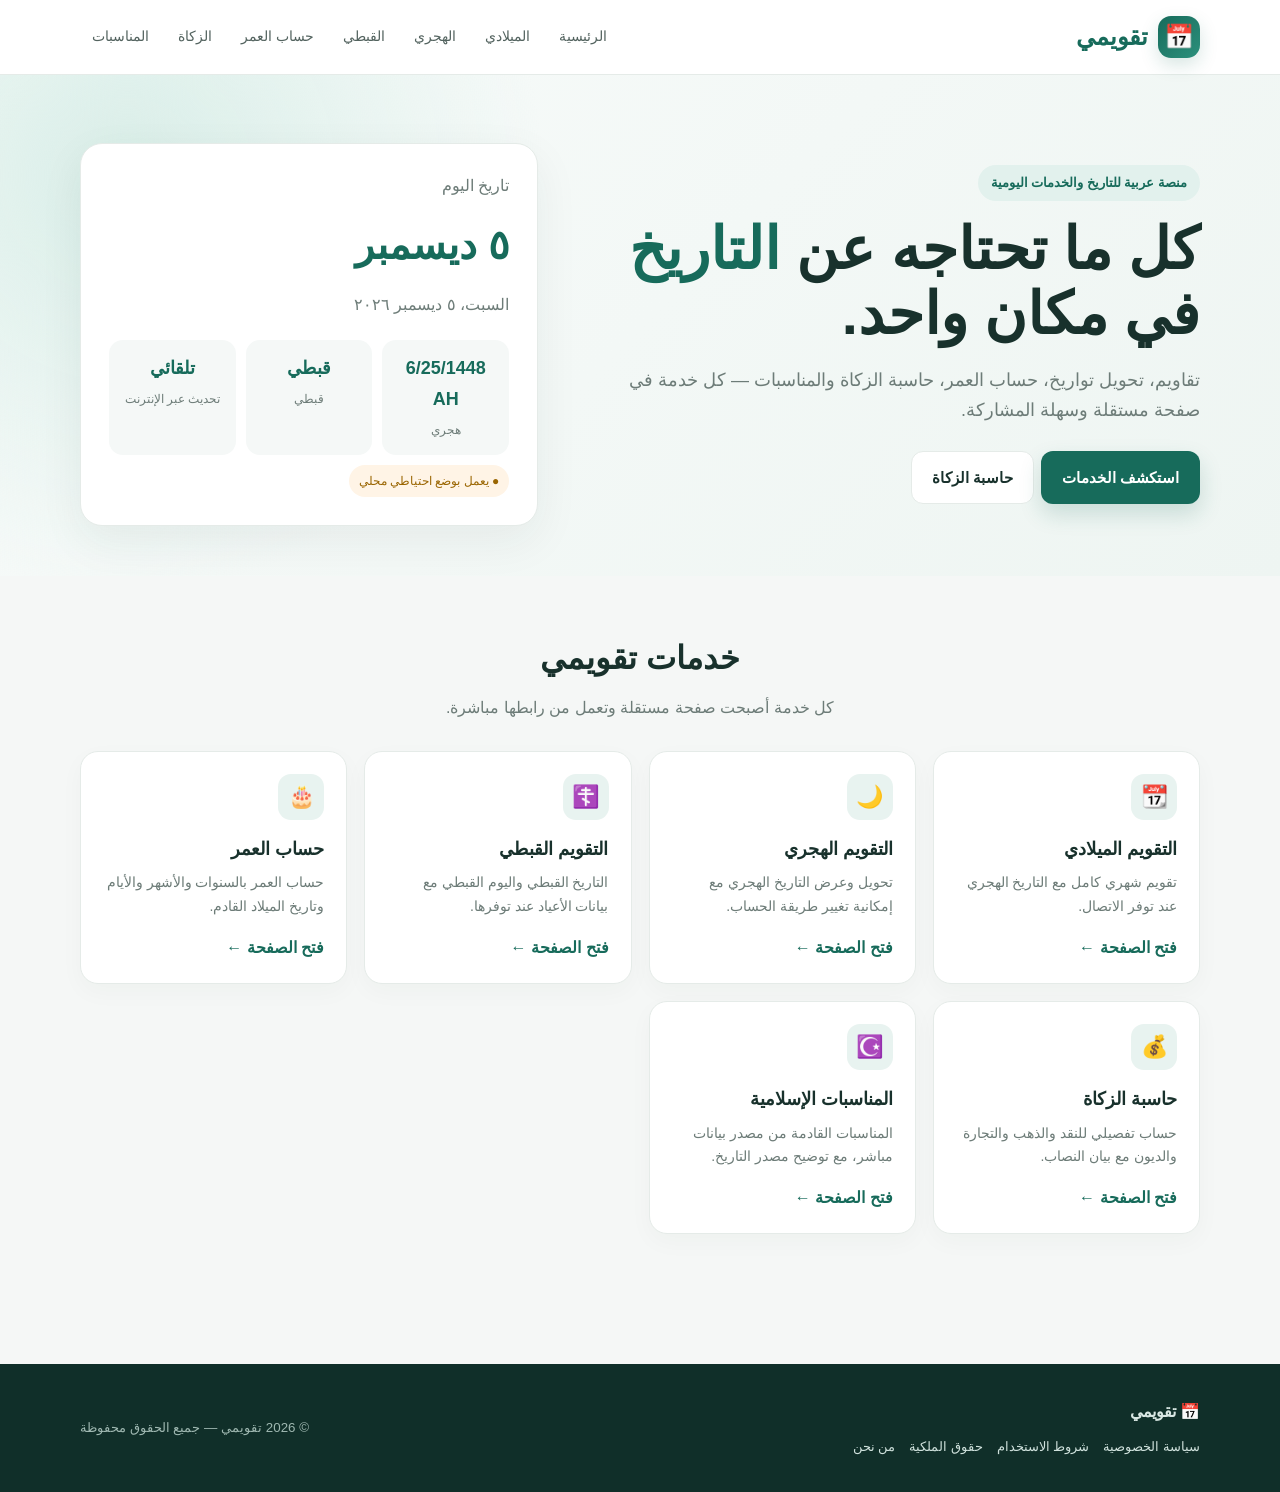
<file: .index.html>
<!doctype html><html lang="ar" dir="rtl"><head><meta charset="utf-8"><meta name="viewport" content="width=device-width,initial-scale=1"><meta name="description" content="تقويمي - أدوات التاريخ والتقويم والزكاة وحساب العمر والمناسبات"><title>الرئيسية | تقويمي</title><link rel="stylesheet" href="style.css"></head><body><header><div class="container nav"><a class="logo" href="index.html"><span class="logo-icon">📅</span>تقويمي</a><nav><a href="index.html">الرئيسية</a><a href="calendar.html">الميلادي</a><a href="hijri.html">الهجري</a><a href="coptic.html">القبطي</a><a href="age.html">حساب العمر</a><a href="zakat.html">الزكاة</a><a href="occasions.html">المناسبات</a></nav></div></header><main class="page-shell"><section class="hero"><div class="container hero-grid"><div><span class="badge">منصة عربية للتاريخ والخدمات اليومية</span><h1>كل ما تحتاجه عن <span style="color:var(--p)">التاريخ</span> في مكان واحد.</h1><p class="lead">تقاويم، تحويل تواريخ، حساب العمر، حاسبة الزكاة والمناسبات — كل خدمة في صفحة مستقلة وسهلة المشاركة.</p><a class="btn btn-primary" href="#services">استكشف الخدمات</a><a class="btn btn-light" href="zakat.html">حاسبة الزكاة</a></div><div class="panel"><div class="muted">تاريخ اليوم</div><div class="date-big" id="today">--</div><div id="full" class="muted">جارٍ التحميل...</div><div class="stats"><div class="stat"><b id="hToday">--</b><span>هجري</span></div><div class="stat"><b id="cToday">--</b><span>قبطي</span></div><div class="stat"><b>تلقائي</b><span>تحديث عبر الإنترنت</span></div></div><div id="homeStatus" class="api-status">● جاري التحقق من البيانات</div></div></div></section><section id="services"><div class="container"><div class="section-title"><h2>خدمات تقويمي</h2><p>كل خدمة أصبحت صفحة مستقلة وتعمل من رابطها مباشرة.</p></div><div class="cards"><div class="card"><div class="icon">📆</div><h3>التقويم الميلادي</h3><p>تقويم شهري كامل مع التاريخ الهجري عند توفر الاتصال.</p><a class="link" href="calendar.html">فتح الصفحة ←</a></div><div class="card"><div class="icon">🌙</div><h3>التقويم الهجري</h3><p>تحويل وعرض التاريخ الهجري مع إمكانية تغيير طريقة الحساب.</p><a class="link" href="hijri.html">فتح الصفحة ←</a></div><div class="card"><div class="icon">☦️</div><h3>التقويم القبطي</h3><p>التاريخ القبطي واليوم القبطي مع بيانات الأعياد عند توفرها.</p><a class="link" href="coptic.html">فتح الصفحة ←</a></div><div class="card"><div class="icon">🎂</div><h3>حساب العمر</h3><p>حساب العمر بالسنوات والأشهر والأيام وتاريخ الميلاد القادم.</p><a class="link" href="age.html">فتح الصفحة ←</a></div><div class="card"><div class="icon">💰</div><h3>حاسبة الزكاة</h3><p>حساب تفصيلي للنقد والذهب والتجارة والديون مع بيان النصاب.</p><a class="link" href="zakat.html">فتح الصفحة ←</a></div><div class="card"><div class="icon">☪️</div><h3>المناسبات الإسلامية</h3><p>المناسبات القادمة من مصدر بيانات مباشر، مع توضيح مصدر التاريخ.</p><a class="link" href="occasions.html">فتح الصفحة ←</a></div></div></div></section></main><footer><div class="container footer"><div><strong>📅 تقويمي</strong><div class="footer-links"><a href="privacy.html">سياسة الخصوصية</a><a href="terms.html">شروط الاستخدام</a><a href="copyright.html">حقوق الملكية</a><a href="about.html">من نحن</a></div></div><small>© 2026 تقويمي — جميع الحقوق محفوظة</small></div></footer><script>const now=new Date();document.getElementById('today').textContent=now.toLocaleDateString('ar-EG',{day:'numeric',month:'long'});document.getElementById('full').textContent=now.toLocaleDateString('ar-EG',{weekday:'long',year:'numeric',month:'long',day:'numeric'});async function homeData(){const s=document.getElementById('homeStatus');try{const r=await fetch('https://api.aladhan.com/v1/gToH/'+String(now.getDate()).padStart(2,'0')+'-'+String(now.getMonth()+1).padStart(2,'0')+'-'+now.getFullYear()+'?calendarMethod=MATHEMATICAL');if(!r.ok)throw 0;const d=await r.json();document.getElementById('hToday').textContent=d.data.hijri.date;s.textContent='● بيانات هجرية محدثة عبر الإنترنت';}catch(e){const h=new Intl.DateTimeFormat('en-u-ca-islamic-umalqura',{day:'numeric',month:'numeric',year:'numeric'}).format(now);document.getElementById('hToday').textContent=h;s.textContent='● يعمل بوضع احتياطي محلي';s.classList.add('offline')}try{const r=await fetch('https://api.coptic.io/api/calendar/'+now.toISOString().slice(0,10));if(!r.ok)throw 0;const d=await r.json();const x=d.data||d;document.getElementById('cToday').textContent=x.coptic?.formatted||x.formatted||'متاح';}catch(e){document.getElementById('cToday').textContent='قبطي';}}homeData();</script></body></html>
</file>
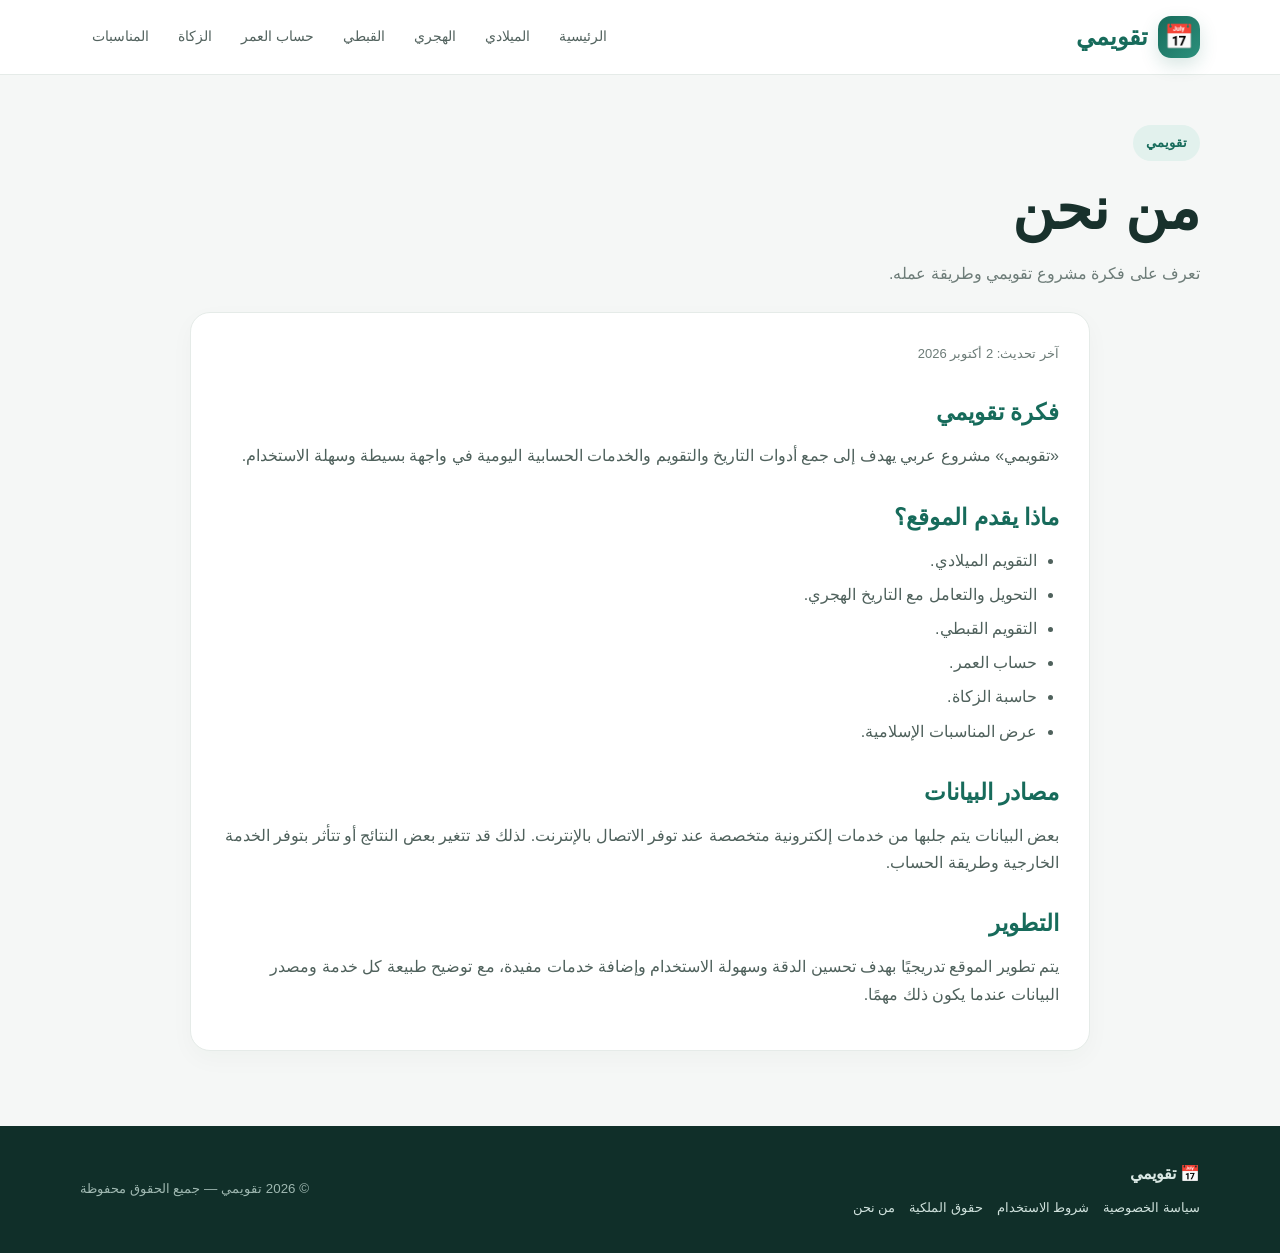
<file: about.html>
<!doctype html><html lang="ar" dir="rtl"><head><meta charset="utf-8"><meta name="viewport" content="width=device-width,initial-scale=1"><meta name="description" content="تعرف على فكرة مشروع تقويمي وطريقة عمله."><title>من نحن | تقويمي</title><link rel="stylesheet" href="style.css"></head><body><header><div class="container nav"><a class="logo" href="index.html"><span class="logo-icon">📅</span>تقويمي</a><nav><a href="index.html">الرئيسية</a><a href="calendar.html">الميلادي</a><a href="hijri.html">الهجري</a><a href="coptic.html">القبطي</a><a href="age.html">حساب العمر</a><a href="zakat.html">الزكاة</a><a href="occasions.html">المناسبات</a></nav></div></header><main class="page-shell"><div class="container"><section class="page-head"><span class="badge">تقويمي</span><h1>من نحن</h1><p>تعرف على فكرة مشروع تقويمي وطريقة عمله.</p></section><article class="legal-card"><div class="legal-date">آخر تحديث: 2 أكتوبر 2026</div>
<h2>فكرة تقويمي</h2>
<p>«تقويمي» مشروع عربي يهدف إلى جمع أدوات التاريخ والتقويم والخدمات الحسابية اليومية في واجهة بسيطة وسهلة الاستخدام.</p>
<h2>ماذا يقدم الموقع؟</h2>
<ul><li>التقويم الميلادي.</li><li>التحويل والتعامل مع التاريخ الهجري.</li><li>التقويم القبطي.</li><li>حساب العمر.</li><li>حاسبة الزكاة.</li><li>عرض المناسبات الإسلامية.</li></ul>
<h2>مصادر البيانات</h2>
<p>بعض البيانات يتم جلبها من خدمات إلكترونية متخصصة عند توفر الاتصال بالإنترنت. لذلك قد تتغير بعض النتائج أو تتأثر بتوفر الخدمة الخارجية وطريقة الحساب.</p>
<h2>التطوير</h2>
<p>يتم تطوير الموقع تدريجيًا بهدف تحسين الدقة وسهولة الاستخدام وإضافة خدمات مفيدة، مع توضيح طبيعة كل خدمة ومصدر البيانات عندما يكون ذلك مهمًا.</p></article></div></main><footer><div class="container footer"><div><strong>📅 تقويمي</strong><div class="footer-links"><a href="privacy.html">سياسة الخصوصية</a><a href="terms.html">شروط الاستخدام</a><a href="copyright.html">حقوق الملكية</a><a href="about.html">من نحن</a></div></div><small>© 2026 تقويمي — جميع الحقوق محفوظة</small></div></footer></body></html>
</file>
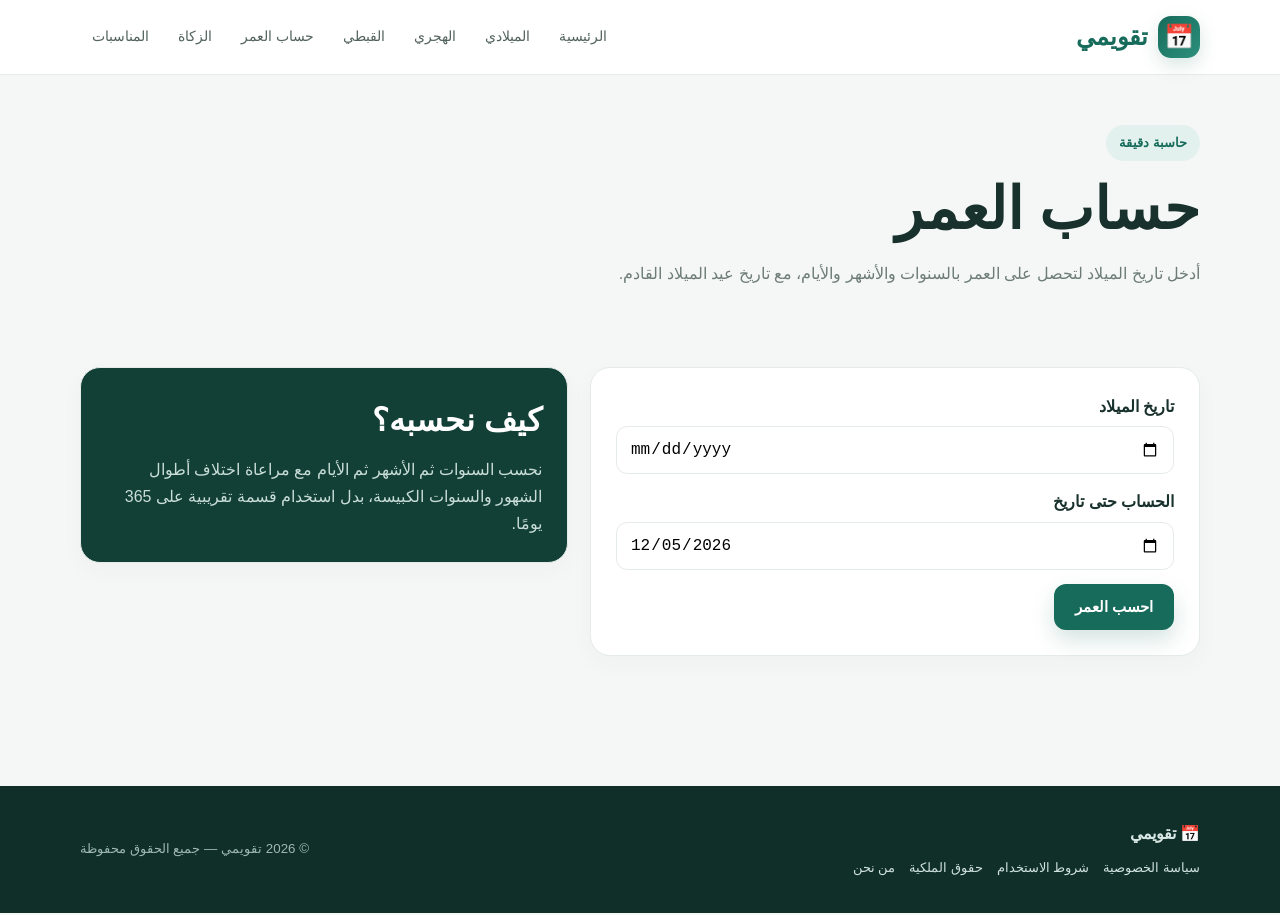
<file: age.html>
<!doctype html><html lang="ar" dir="rtl"><head><meta charset="utf-8"><meta name="viewport" content="width=device-width,initial-scale=1"><meta name="description" content="تقويمي - أدوات التاريخ والتقويم والزكاة وحساب العمر والمناسبات"><title>حساب العمر | تقويمي</title><link rel="stylesheet" href="style.css"></head><body><header><div class="container nav"><a class="logo" href="index.html"><span class="logo-icon">📅</span>تقويمي</a><nav><a href="index.html">الرئيسية</a><a href="calendar.html">الميلادي</a><a href="hijri.html">الهجري</a><a href="coptic.html">القبطي</a><a href="age.html">حساب العمر</a><a href="zakat.html">الزكاة</a><a href="occasions.html">المناسبات</a></nav></div></header><main class="page-shell"><section class="page-head"><div class="container"><span class="badge">حاسبة دقيقة</span><h1>حساب العمر</h1><p>أدخل تاريخ الميلاد لتحصل على العمر بالسنوات والأشهر والأيام، مع تاريخ عيد الميلاد القادم.</p></div></section><section><div class="container calc-wrap"><div class="form-card"><form id="ageForm"><div class="field"><label>تاريخ الميلاد</label><input id="birth" type="date" required></div><div class="field"><label>الحساب حتى تاريخ</label><input id="asof" type="date" required></div><button class="btn btn-primary">احسب العمر</button></form><div id="ageResult" style="display:none;margin-top:20px"><div class="line-result"><span>العمر</span><strong id="ageText"></strong></div><div class="line-result"><span>إجمالي الأيام</span><strong id="daysText"></strong></div><div class="line-result"><span>عيد الميلاد القادم</span><strong id="nextText"></strong></div></div></div><div class="result-card"><h2>كيف نحسبه؟</h2><p>نحسب السنوات ثم الأشهر ثم الأيام مع مراعاة اختلاف أطوال الشهور والسنوات الكبيسة، بدل استخدام قسمة تقريبية على 365 يومًا.</p></div></div></section></main><footer><div class="container footer"><div><strong>📅 تقويمي</strong><div class="footer-links"><a href="privacy.html">سياسة الخصوصية</a><a href="terms.html">شروط الاستخدام</a><a href="copyright.html">حقوق الملكية</a><a href="about.html">من نحن</a></div></div><small>© 2026 تقويمي — جميع الحقوق محفوظة</small></div></footer><script>const as=new Date();document.getElementById('asof').value=as.toISOString().slice(0,10);document.getElementById('ageForm').onsubmit=e=>{e.preventDefault();const b=new Date(document.getElementById('birth').value+'T00:00:00Z'),t=new Date(document.getElementById('asof').value+'T00:00:00Z');if(b>t){alert('تاريخ الميلاد يجب أن يكون قبل تاريخ الحساب.');return}let y=t.getUTCFullYear()-b.getUTCFullYear(),m=t.getUTCMonth()-b.getUTCMonth(),d=t.getUTCDate()-b.getUTCDate();if(d<0){m--;d+=new Date(Date.UTC(t.getUTCFullYear(),t.getUTCMonth(),0)).getUTCDate()}if(m<0){y--;m+=12}const days=Math.floor((t-b)/86400000);let next=new Date(Date.UTC(t.getUTCFullYear(),b.getUTCMonth(),b.getUTCDate()));if(next<=t)next.setUTCFullYear(next.getUTCFullYear()+1);document.getElementById('ageText').textContent=y+' سنة، '+m+' شهر، '+d+' يوم';document.getElementById('daysText').textContent=days.toLocaleString('ar-EG')+' يوم';document.getElementById('nextText').textContent=next.toLocaleDateString('ar-EG',{weekday:'long',year:'numeric',month:'long',day:'numeric'});document.getElementById('ageResult').style.display='block'};</script></body></html>
</file>
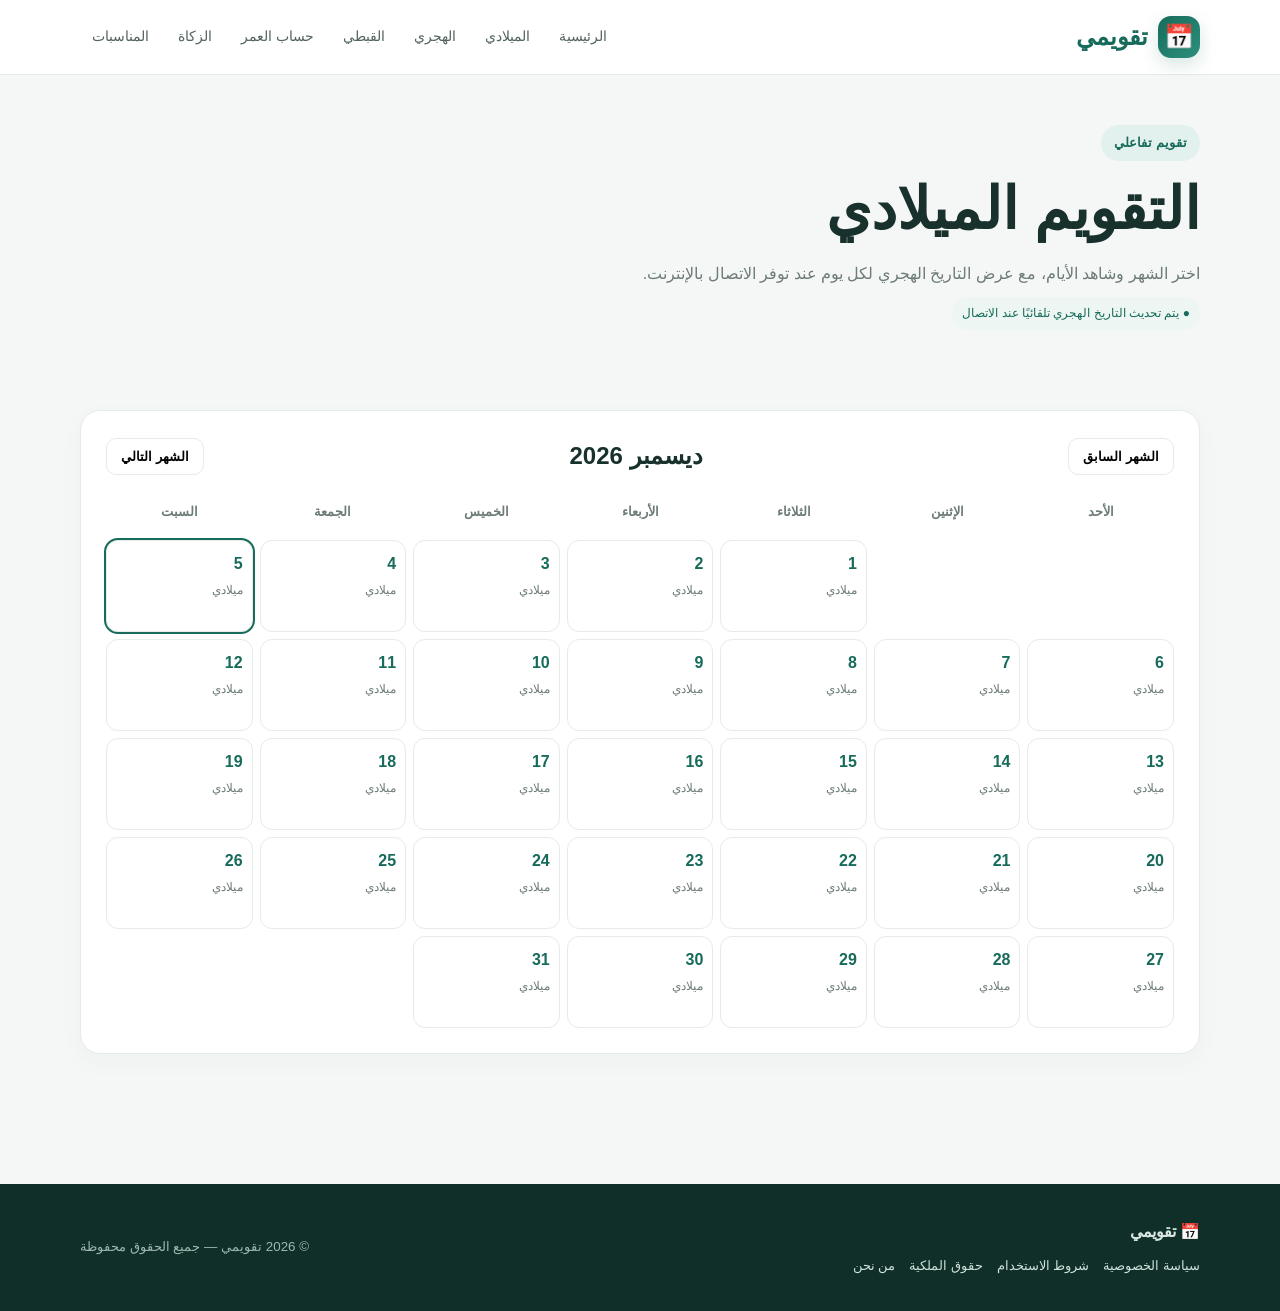
<file: calendar.html>
<!doctype html><html lang="ar" dir="rtl"><head><meta charset="utf-8"><meta name="viewport" content="width=device-width,initial-scale=1"><meta name="description" content="تقويمي - أدوات التاريخ والتقويم والزكاة وحساب العمر والمناسبات"><title>التقويم الميلادي | تقويمي</title><link rel="stylesheet" href="style.css"></head><body><header><div class="container nav"><a class="logo" href="index.html"><span class="logo-icon">📅</span>تقويمي</a><nav><a href="index.html">الرئيسية</a><a href="calendar.html">الميلادي</a><a href="hijri.html">الهجري</a><a href="coptic.html">القبطي</a><a href="age.html">حساب العمر</a><a href="zakat.html">الزكاة</a><a href="occasions.html">المناسبات</a></nav></div></header><main class="page-shell"><section class="page-head"><div class="container"><span class="badge">تقويم تفاعلي</span><h1>التقويم الميلادي</h1><p>اختر الشهر وشاهد الأيام، مع عرض التاريخ الهجري لكل يوم عند توفر الاتصال بالإنترنت.</p><div id="calStatus" class="api-status">● جاري تحميل البيانات</div></div></section><section><div class="container"><div class="form-card"><div class="month-bar"><button class="icon-btn" id="prev">الشهر السابق</button><div class="month-title" id="monthTitle">--</div><button class="icon-btn" id="next">الشهر التالي</button></div><div class="calendar-grid" id="calendarGrid"></div></div></div></section></main><footer><div class="container footer"><div><strong>📅 تقويمي</strong><div class="footer-links"><a href="privacy.html">سياسة الخصوصية</a><a href="terms.html">شروط الاستخدام</a><a href="copyright.html">حقوق الملكية</a><a href="about.html">من نحن</a></div></div><small>© 2026 تقويمي — جميع الحقوق محفوظة</small></div></footer><script>const months=['يناير','فبراير','مارس','أبريل','مايو','يونيو','يوليو','أغسطس','سبتمبر','أكتوبر','نوفمبر','ديسمبر'];const weekdays=['الأحد','الإثنين','الثلاثاء','الأربعاء','الخميس','الجمعة','السبت'];let view=new Date();view.setDate(1);async function renderCal(){const y=view.getFullYear(),m=view.getMonth();document.getElementById('monthTitle').textContent=months[m]+' '+y;const g=document.getElementById('calendarGrid');g.innerHTML=weekdays.map(x=>'<div class="weekday">'+x+'</div>').join('');const first=new Date(y,m,1).getDay(),days=new Date(y,m+1,0).getDate();for(let i=0;i<first;i++)g.insertAdjacentHTML('beforeend','<div class="day-cell empty"></div>');for(let d=1;d<=days;d++){const cell=document.createElement('div');cell.className='day-cell';const date=new Date(y,m,d);if(date.toDateString()===new Date().toDateString())cell.classList.add('today-cell');cell.innerHTML='<div class="day-num">'+d+'</div><div class="hijri-small" id="h'+d+'">...</div>';g.appendChild(cell);fetch('https://api.aladhan.com/v1/gToH/'+String(d).padStart(2,'0')+'-'+String(m+1).padStart(2,'0')+'-'+y+'?calendarMethod=MATHEMATICAL').then(r=>r.json()).then(j=>{document.getElementById('h'+d).textContent=j.data.hijri.day+' '+j.data.hijri.month.ar}).catch(()=>{document.getElementById('h'+d).textContent='ميلادي'});}document.getElementById('calStatus').textContent='● يتم تحديث التاريخ الهجري تلقائيًا عند الاتصال';}document.getElementById('prev').onclick=()=>{view.setMonth(view.getMonth()-1);renderCal()};document.getElementById('next').onclick=()=>{view.setMonth(view.getMonth()+1);renderCal()};renderCal();</script></body></html>
</file>
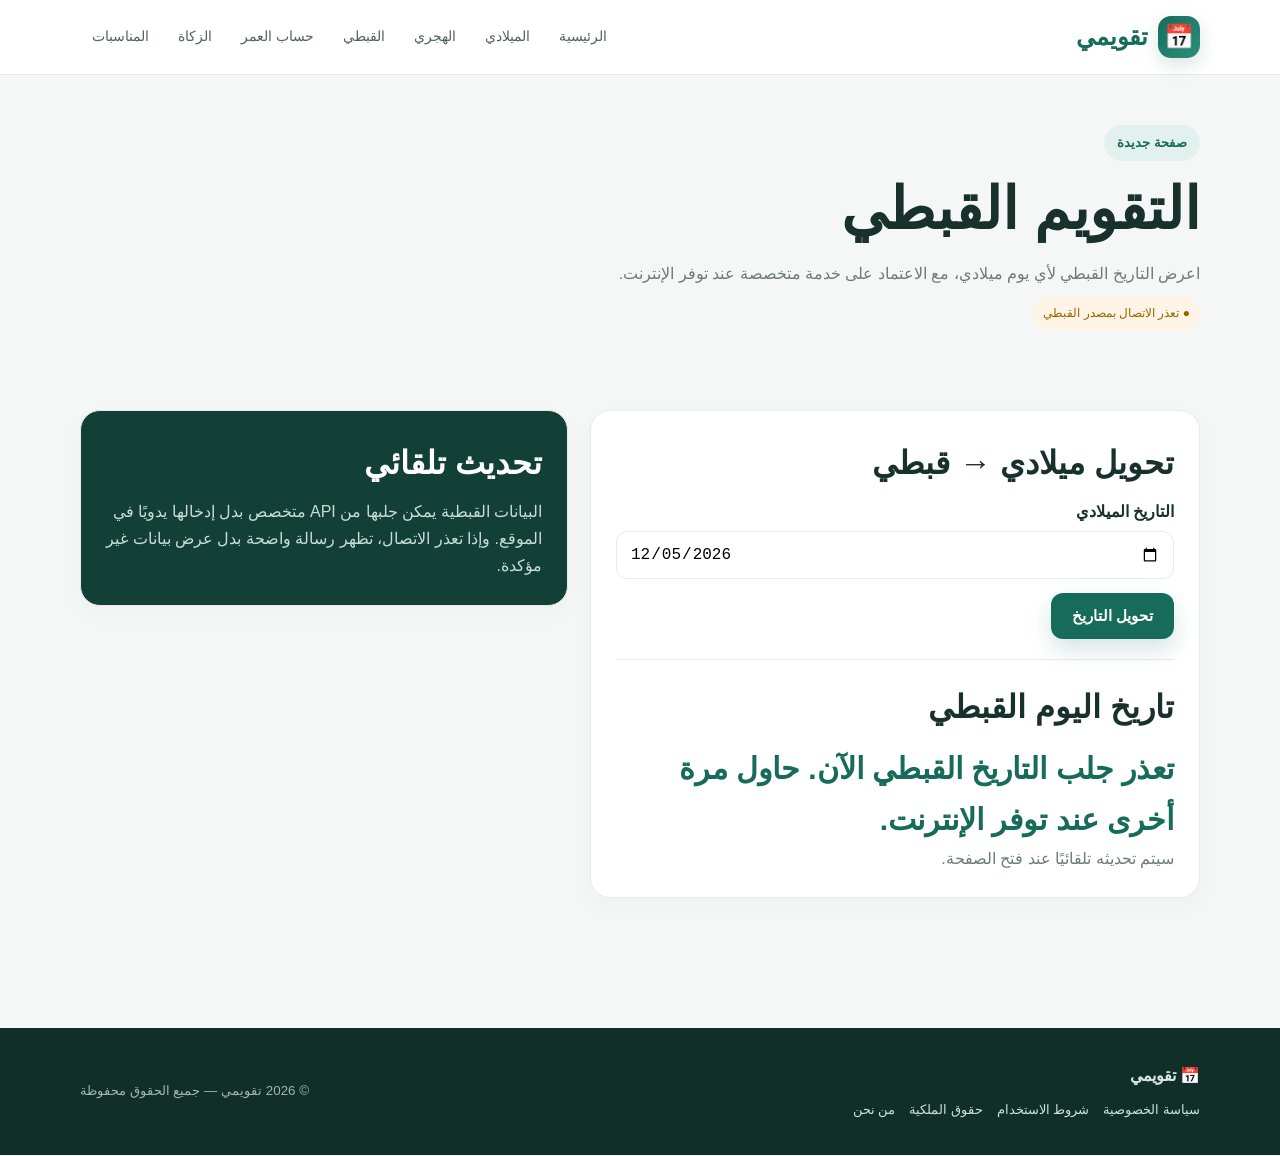
<file: coptic.html>
<!doctype html><html lang="ar" dir="rtl"><head><meta charset="utf-8"><meta name="viewport" content="width=device-width,initial-scale=1"><meta name="description" content="تقويمي - أدوات التاريخ والتقويم والزكاة وحساب العمر والمناسبات"><title>التقويم القبطي | تقويمي</title><link rel="stylesheet" href="style.css"></head><body><header><div class="container nav"><a class="logo" href="index.html"><span class="logo-icon">📅</span>تقويمي</a><nav><a href="index.html">الرئيسية</a><a href="calendar.html">الميلادي</a><a href="hijri.html">الهجري</a><a href="coptic.html">القبطي</a><a href="age.html">حساب العمر</a><a href="zakat.html">الزكاة</a><a href="occasions.html">المناسبات</a></nav></div></header><main class="page-shell"><section class="page-head"><div class="container"><span class="badge">صفحة جديدة</span><h1>التقويم القبطي</h1><p>اعرض التاريخ القبطي لأي يوم ميلادي، مع الاعتماد على خدمة متخصصة عند توفر الإنترنت.</p><div id="cstatus" class="api-status">● جاهز</div></div></section><section><div class="container calc-wrap"><div class="form-card"><h2>تحويل ميلادي → قبطي</h2><form id="cform"><div class="field"><label>التاريخ الميلادي</label><input id="cdate" type="date" required></div><button class="btn btn-primary">تحويل التاريخ</button></form><div id="cresult" class="notice" style="display:none"></div><div class="zakat-section"><h2>تاريخ اليوم القبطي</h2><div id="ctoday" class="big-green">جارٍ التحميل...</div><p class="muted">سيتم تحديثه تلقائيًا عند فتح الصفحة.</p></div></div><div class="result-card"><h2>تحديث تلقائي</h2><p>البيانات القبطية يمكن جلبها من API متخصص بدل إدخالها يدويًا في الموقع. وإذا تعذر الاتصال، تظهر رسالة واضحة بدل عرض بيانات غير مؤكدة.</p></div></div></section></main><footer><div class="container footer"><div><strong>📅 تقويمي</strong><div class="footer-links"><a href="privacy.html">سياسة الخصوصية</a><a href="terms.html">شروط الاستخدام</a><a href="copyright.html">حقوق الملكية</a><a href="about.html">من نحن</a></div></div><small>© 2026 تقويمي — جميع الحقوق محفوظة</small></div></footer><script>const cd=document.getElementById('cdate');cd.value=new Date().toISOString().slice(0,10);async function coptic(date,out,status){try{const r=await fetch('https://api.coptic.io/api/calendar/'+date);if(!r.ok)throw 0;const j=await r.json();const d=j.data||j;const text=d.coptic?.formatted||d.formatted||d.coptic?.date||d.date||JSON.stringify(d);out.textContent=text;status.textContent='● تم التحديث من الإنترنت';status.classList.remove('offline');return true}catch{status.textContent='● تعذر الاتصال بمصدر القبطي';status.classList.add('offline');out.textContent='تعذر جلب التاريخ القبطي الآن. حاول مرة أخرى عند توفر الإنترنت.';return false}}coptic(cd.value,document.getElementById('ctoday'),document.getElementById('cstatus'));document.getElementById('cform').onsubmit=e=>{e.preventDefault();coptic(cd.value,document.getElementById('cresult'),document.getElementById('cstatus'));document.getElementById('cresult').style.display='block'};</script></body></html>
</file>
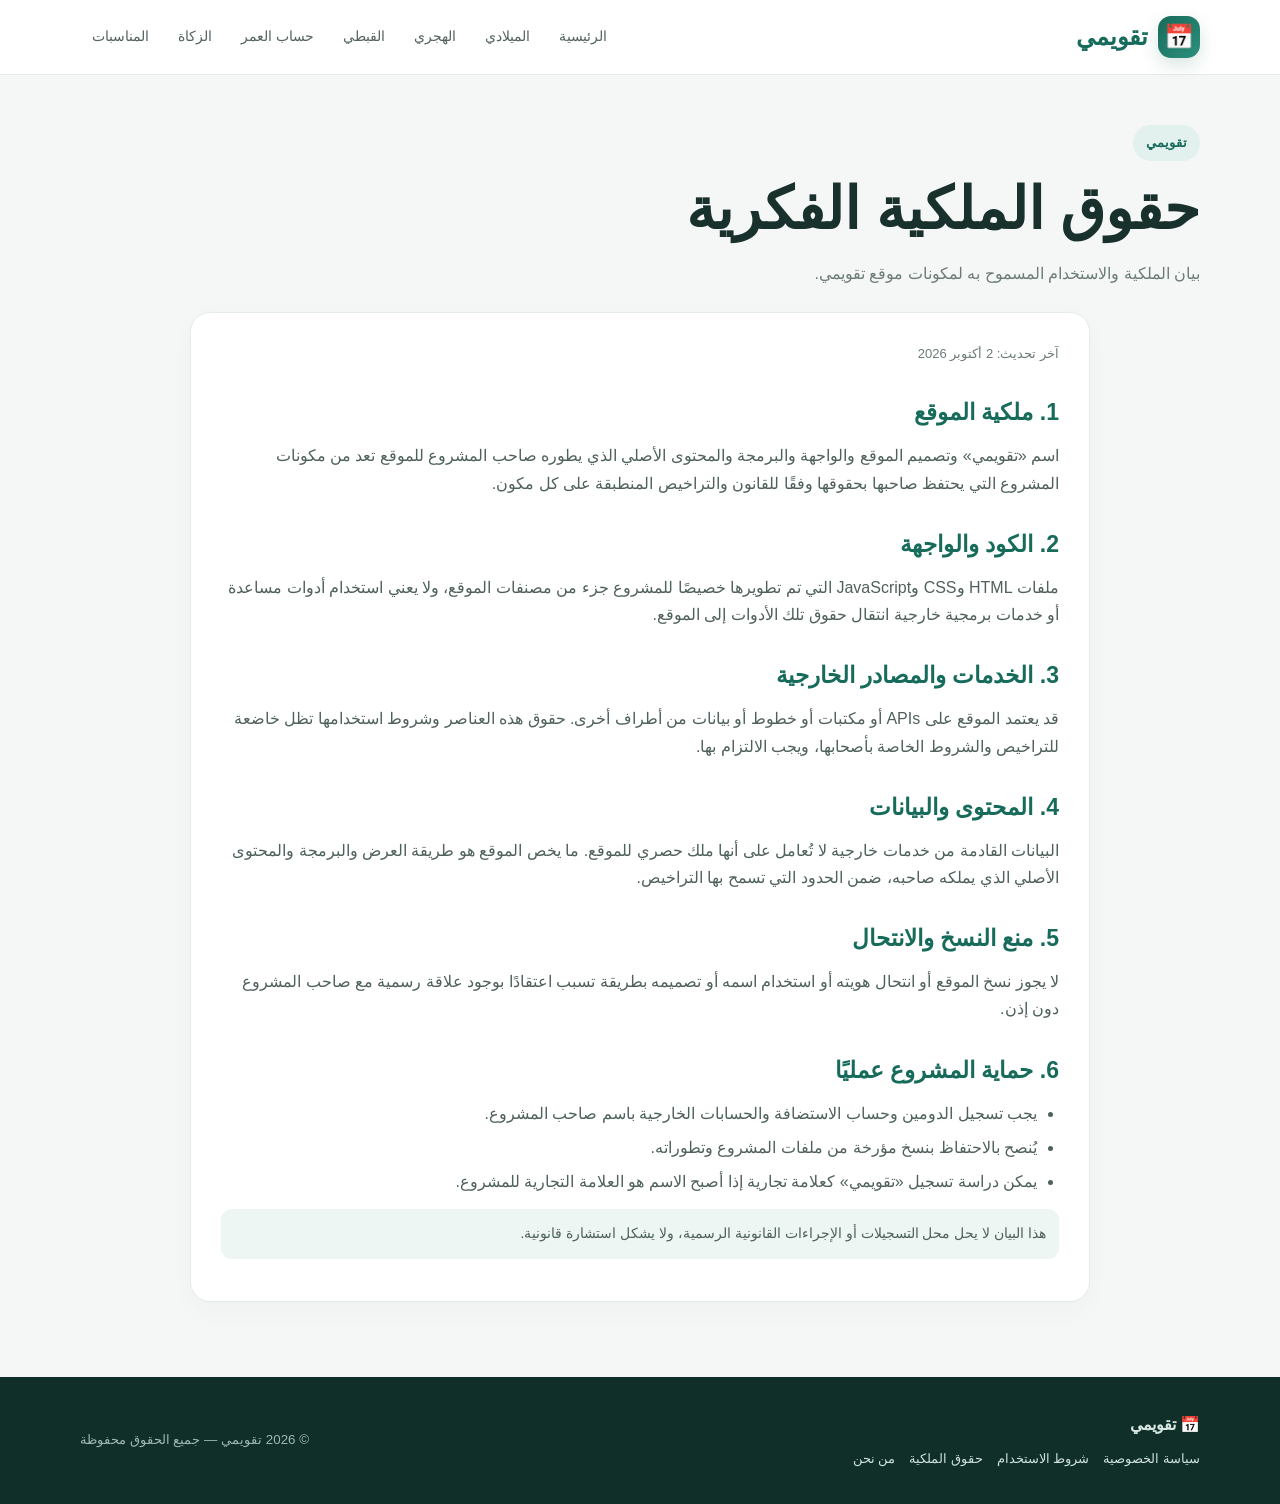
<file: copyright.html>
<!doctype html><html lang="ar" dir="rtl"><head><meta charset="utf-8"><meta name="viewport" content="width=device-width,initial-scale=1"><meta name="description" content="بيان الملكية والاستخدام المسموح به لمكونات موقع تقويمي."><title>حقوق الملكية | تقويمي</title><link rel="stylesheet" href="style.css"></head><body><header><div class="container nav"><a class="logo" href="index.html"><span class="logo-icon">📅</span>تقويمي</a><nav><a href="index.html">الرئيسية</a><a href="calendar.html">الميلادي</a><a href="hijri.html">الهجري</a><a href="coptic.html">القبطي</a><a href="age.html">حساب العمر</a><a href="zakat.html">الزكاة</a><a href="occasions.html">المناسبات</a></nav></div></header><main class="page-shell"><div class="container"><section class="page-head"><span class="badge">تقويمي</span><h1>حقوق الملكية الفكرية</h1><p>بيان الملكية والاستخدام المسموح به لمكونات موقع تقويمي.</p></section><article class="legal-card"><div class="legal-date">آخر تحديث: 2 أكتوبر 2026</div>
<h2>1. ملكية الموقع</h2>
<p>اسم «تقويمي» وتصميم الموقع والواجهة والبرمجة والمحتوى الأصلي الذي يطوره صاحب المشروع للموقع تعد من مكونات المشروع التي يحتفظ صاحبها بحقوقها وفقًا للقانون والتراخيص المنطبقة على كل مكون.</p>
<h2>2. الكود والواجهة</h2>
<p>ملفات HTML وCSS وJavaScript التي تم تطويرها خصيصًا للمشروع جزء من مصنفات الموقع، ولا يعني استخدام أدوات مساعدة أو خدمات برمجية خارجية انتقال حقوق تلك الأدوات إلى الموقع.</p>
<h2>3. الخدمات والمصادر الخارجية</h2>
<p>قد يعتمد الموقع على APIs أو مكتبات أو خطوط أو بيانات من أطراف أخرى. حقوق هذه العناصر وشروط استخدامها تظل خاضعة للتراخيص والشروط الخاصة بأصحابها، ويجب الالتزام بها.</p>
<h2>4. المحتوى والبيانات</h2>
<p>البيانات القادمة من خدمات خارجية لا تُعامل على أنها ملك حصري للموقع. ما يخص الموقع هو طريقة العرض والبرمجة والمحتوى الأصلي الذي يملكه صاحبه، ضمن الحدود التي تسمح بها التراخيص.</p>
<h2>5. منع النسخ والانتحال</h2>
<p>لا يجوز نسخ الموقع أو انتحال هويته أو استخدام اسمه أو تصميمه بطريقة تسبب اعتقادًا بوجود علاقة رسمية مع صاحب المشروع دون إذن.</p>
<h2>6. حماية المشروع عمليًا</h2>
<ul><li>يجب تسجيل الدومين وحساب الاستضافة والحسابات الخارجية باسم صاحب المشروع.</li><li>يُنصح بالاحتفاظ بنسخ مؤرخة من ملفات المشروع وتطوراته.</li><li>يمكن دراسة تسجيل «تقويمي» كعلامة تجارية إذا أصبح الاسم هو العلامة التجارية للمشروع.</li></ul>
<p class="notice">هذا البيان لا يحل محل التسجيلات أو الإجراءات القانونية الرسمية، ولا يشكل استشارة قانونية.</p></article></div></main><footer><div class="container footer"><div><strong>📅 تقويمي</strong><div class="footer-links"><a href="privacy.html">سياسة الخصوصية</a><a href="terms.html">شروط الاستخدام</a><a href="copyright.html">حقوق الملكية</a><a href="about.html">من نحن</a></div></div><small>© 2026 تقويمي — جميع الحقوق محفوظة</small></div></footer></body></html>
</file>
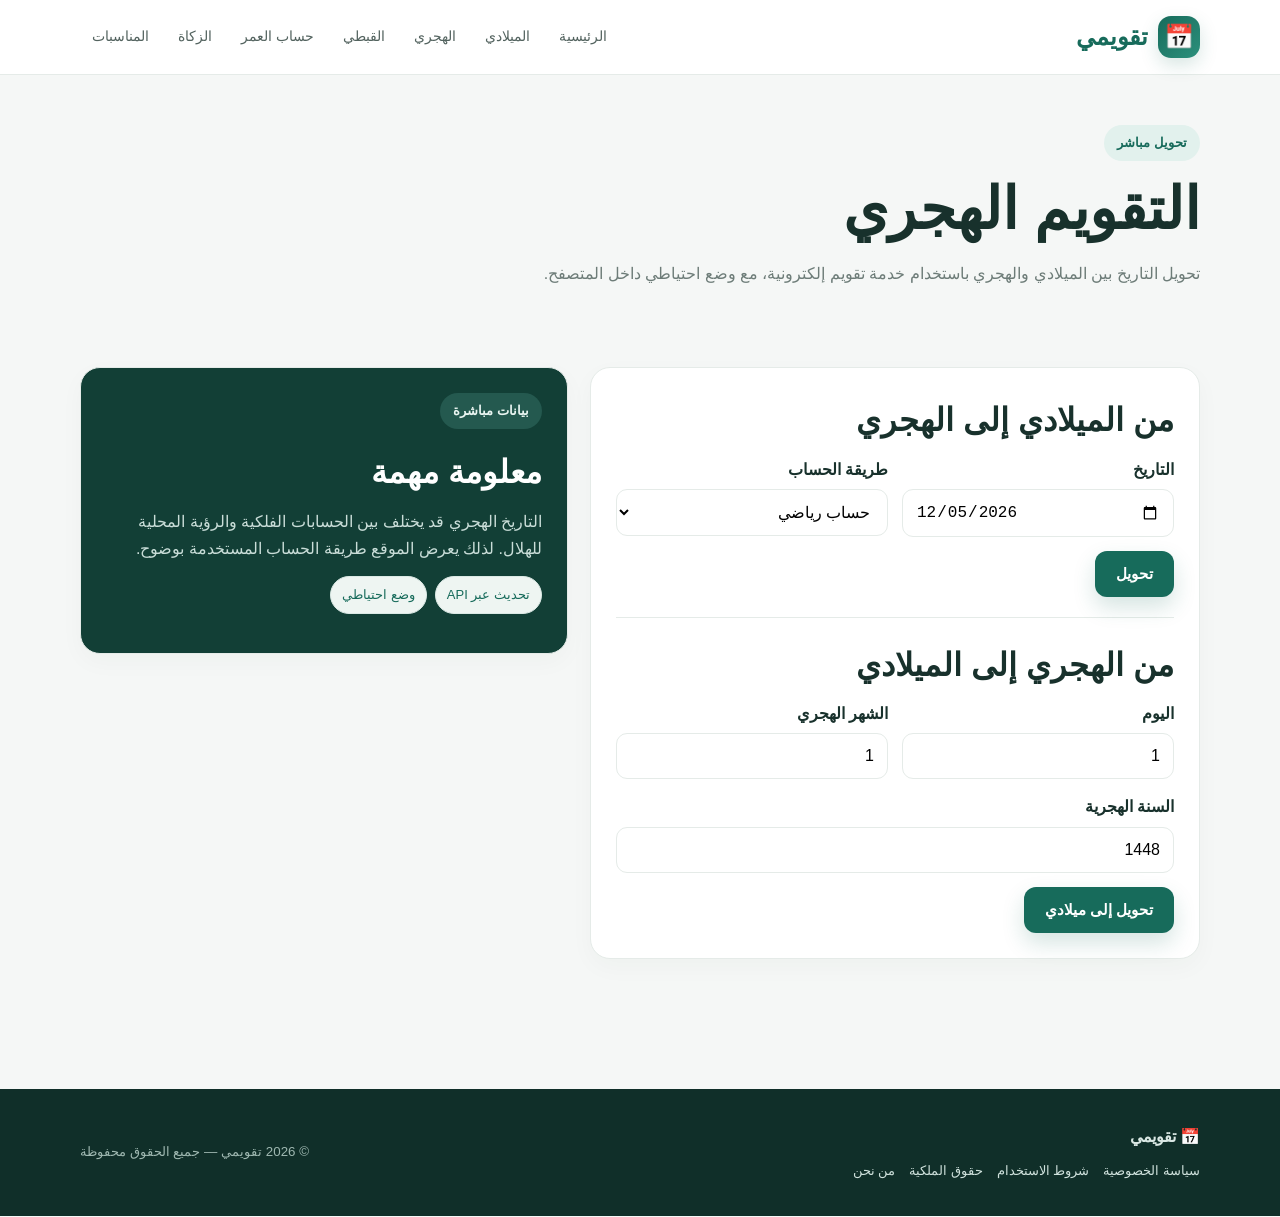
<file: hijri.html>
<!doctype html><html lang="ar" dir="rtl"><head><meta charset="utf-8"><meta name="viewport" content="width=device-width,initial-scale=1"><meta name="description" content="تقويمي - أدوات التاريخ والتقويم والزكاة وحساب العمر والمناسبات"><title>التقويم الهجري | تقويمي</title><link rel="stylesheet" href="style.css"></head><body><header><div class="container nav"><a class="logo" href="index.html"><span class="logo-icon">📅</span>تقويمي</a><nav><a href="index.html">الرئيسية</a><a href="calendar.html">الميلادي</a><a href="hijri.html">الهجري</a><a href="coptic.html">القبطي</a><a href="age.html">حساب العمر</a><a href="zakat.html">الزكاة</a><a href="occasions.html">المناسبات</a></nav></div></header><main class="page-shell"><section class="page-head"><div class="container"><span class="badge">تحويل مباشر</span><h1>التقويم الهجري</h1><p>تحويل التاريخ بين الميلادي والهجري باستخدام خدمة تقويم إلكترونية، مع وضع احتياطي داخل المتصفح.</p></div></section><section><div class="container calc-wrap"><div class="form-card"><h2>من الميلادي إلى الهجري</h2><form id="gform"><div class="grid2"><div class="field"><label>التاريخ</label><input id="gdate" type="date" required></div><div class="field"><label>طريقة الحساب</label><select id="method"><option value="MATHEMATICAL">حساب رياضي</option><option value="UAQ">أم القرى</option><option value="DIYANET">ديانت</option><option value="HJCoSA">المجلس القضائي الأعلى</option></select></div></div><button class="btn btn-primary">تحويل</button></form><div id="gresult" class="notice" style="display:none"></div><div class="zakat-section"><h2>من الهجري إلى الميلادي</h2><form id="hform"><div class="grid2"><div class="field"><label>اليوم</label><input id="hd" type="number" min="1" max="30" value="1" required></div><div class="field"><label>الشهر الهجري</label><input id="hm" type="number" min="1" max="12" value="1" required></div></div><div class="field"><label>السنة الهجرية</label><input id="hy" type="number" min="1" max="1700" value="1448" required></div><button class="btn btn-primary">تحويل إلى ميلادي</button></form><div id="hresult" class="notice" style="display:none"></div></div></div><div class="result-card"><span class="badge" style="background:#24594f;color:#e9f5f1">بيانات مباشرة</span><h2>معلومة مهمة</h2><p>التاريخ الهجري قد يختلف بين الحسابات الفلكية والرؤية المحلية للهلال. لذلك يعرض الموقع طريقة الحساب المستخدمة بوضوح.</p><div class="pill-row"><span class="pill">تحديث عبر API</span><span class="pill">وضع احتياطي</span></div></div></div></section></main><footer><div class="container footer"><div><strong>📅 تقويمي</strong><div class="footer-links"><a href="privacy.html">سياسة الخصوصية</a><a href="terms.html">شروط الاستخدام</a><a href="copyright.html">حقوق الملكية</a><a href="about.html">من نحن</a></div></div><small>© 2026 تقويمي — جميع الحقوق محفوظة</small></div></footer><script>const gd=document.getElementById('gdate');gd.value=new Date().toISOString().slice(0,10);document.getElementById('gform').onsubmit=async e=>{e.preventDefault();const [y,m,d]=gd.value.split('-');const method=document.getElementById('method').value;const out=document.getElementById('gresult');try{const r=await fetch('https://api.aladhan.com/v1/gToH/'+d+'-'+m+'-'+y+'?calendarMethod='+method);const j=await r.json();if(j.code!==200)throw 0;out.textContent='النتيجة: '+j.data.hijri.date+' — '+j.data.hijri.day+' '+j.data.hijri.month.ar+' '+j.data.hijri.year+' هـ';}catch{const dt=new Date(Date.UTC(+y,+m-1,+d));out.textContent='النتيجة التقريبية بالوضع الاحتياطي: '+new Intl.DateTimeFormat('ar-EG-u-ca-islamic-umalqura',{day:'numeric',month:'long',year:'numeric'}).format(dt)}out.style.display='block'};document.getElementById('hform').onsubmit=async e=>{e.preventDefault();const d=document.getElementById('hd').value,m=document.getElementById('hm').value,y=document.getElementById('hy').value,out=document.getElementById('hresult');try{const r=await fetch('https://api.aladhan.com/v1/hToG/'+String(d).padStart(2,'0')+'-'+String(m).padStart(2,'0')+'-'+y+'?calendarMethod='+document.getElementById('method').value);const j=await r.json();if(j.code!==200)throw 0;out.textContent='النتيجة: '+j.data.gregorian.date+' — '+j.data.gregorian.weekday.en;}catch{out.textContent='تعذر الاتصال بمصدر التحويل الآن. جرّب مرة أخرى عند توفر الإنترنت.'}out.style.display='block'};</script></body></html>
</file>
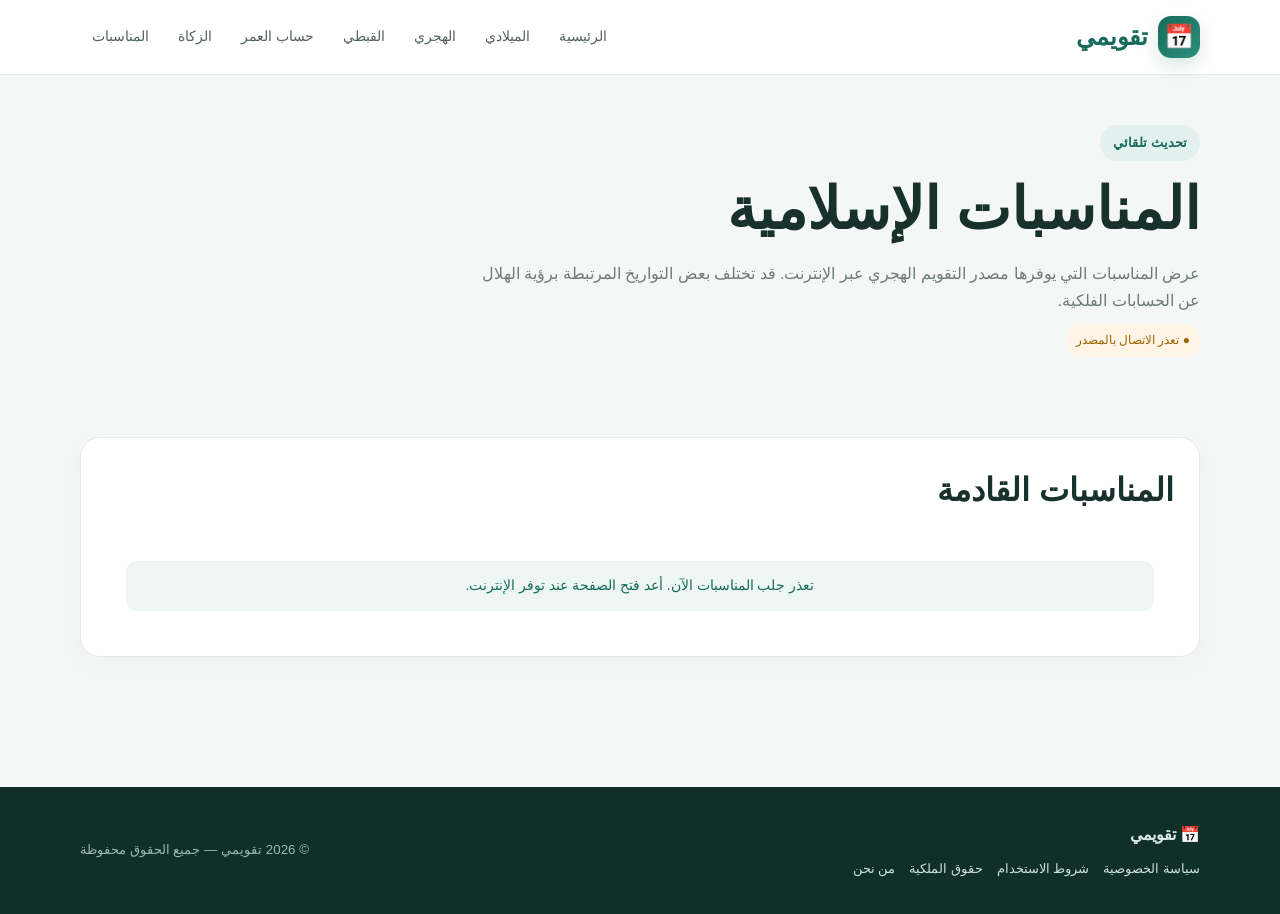
<file: occasions.html>
<!doctype html><html lang="ar" dir="rtl"><head><meta charset="utf-8"><meta name="viewport" content="width=device-width,initial-scale=1"><meta name="description" content="تقويمي - أدوات التاريخ والتقويم والزكاة وحساب العمر والمناسبات"><title>المناسبات الإسلامية | تقويمي</title><link rel="stylesheet" href="style.css"></head><body><header><div class="container nav"><a class="logo" href="index.html"><span class="logo-icon">📅</span>تقويمي</a><nav><a href="index.html">الرئيسية</a><a href="calendar.html">الميلادي</a><a href="hijri.html">الهجري</a><a href="coptic.html">القبطي</a><a href="age.html">حساب العمر</a><a href="zakat.html">الزكاة</a><a href="occasions.html">المناسبات</a></nav></div></header><main class="page-shell"><section class="page-head"><div class="container"><span class="badge">تحديث تلقائي</span><h1>المناسبات الإسلامية</h1><p>عرض المناسبات التي يوفرها مصدر التقويم الهجري عبر الإنترنت. قد تختلف بعض التواريخ المرتبطة برؤية الهلال عن الحسابات الفلكية.</p><div id="ostatus" class="api-status">● جاري التحميل</div></div></section><section><div class="container"><div class="form-card"><h2>المناسبات القادمة</h2><div id="olist" class="loading">جارٍ جلب البيانات...</div></div></div></section></main><footer><div class="container footer"><div><strong>📅 تقويمي</strong><div class="footer-links"><a href="privacy.html">سياسة الخصوصية</a><a href="terms.html">شروط الاستخدام</a><a href="copyright.html">حقوق الملكية</a><a href="about.html">من نحن</a></div></div><small>© 2026 تقويمي — جميع الحقوق محفوظة</small></div></footer><script>async function loadOcc(){const box=document.getElementById('olist'),s=document.getElementById('ostatus');try{const r=await fetch('https://api.aladhan.com/v1/nextHijriHoliday');if(!r.ok)throw 0;const j=await r.json();const d=j.data||j;const arr=Array.isArray(d)?d:[d];box.innerHTML=arr.map(x=>'<div class="line-result"><span>'+ (x.name||x.holiday||'مناسبة إسلامية') +'</span><strong>'+ (x.date||x.hijri?.date||'—') +'</strong></div>').join('')||'لا توجد بيانات معروضة الآن.';s.textContent='● تم التحديث من الإنترنت'}catch(e){s.textContent='● تعذر الاتصال بالمصدر';s.classList.add('offline');box.innerHTML='<div class="notice">تعذر جلب المناسبات الآن. أعد فتح الصفحة عند توفر الإنترنت.</div>'}}loadOcc();</script></body></html>
</file>
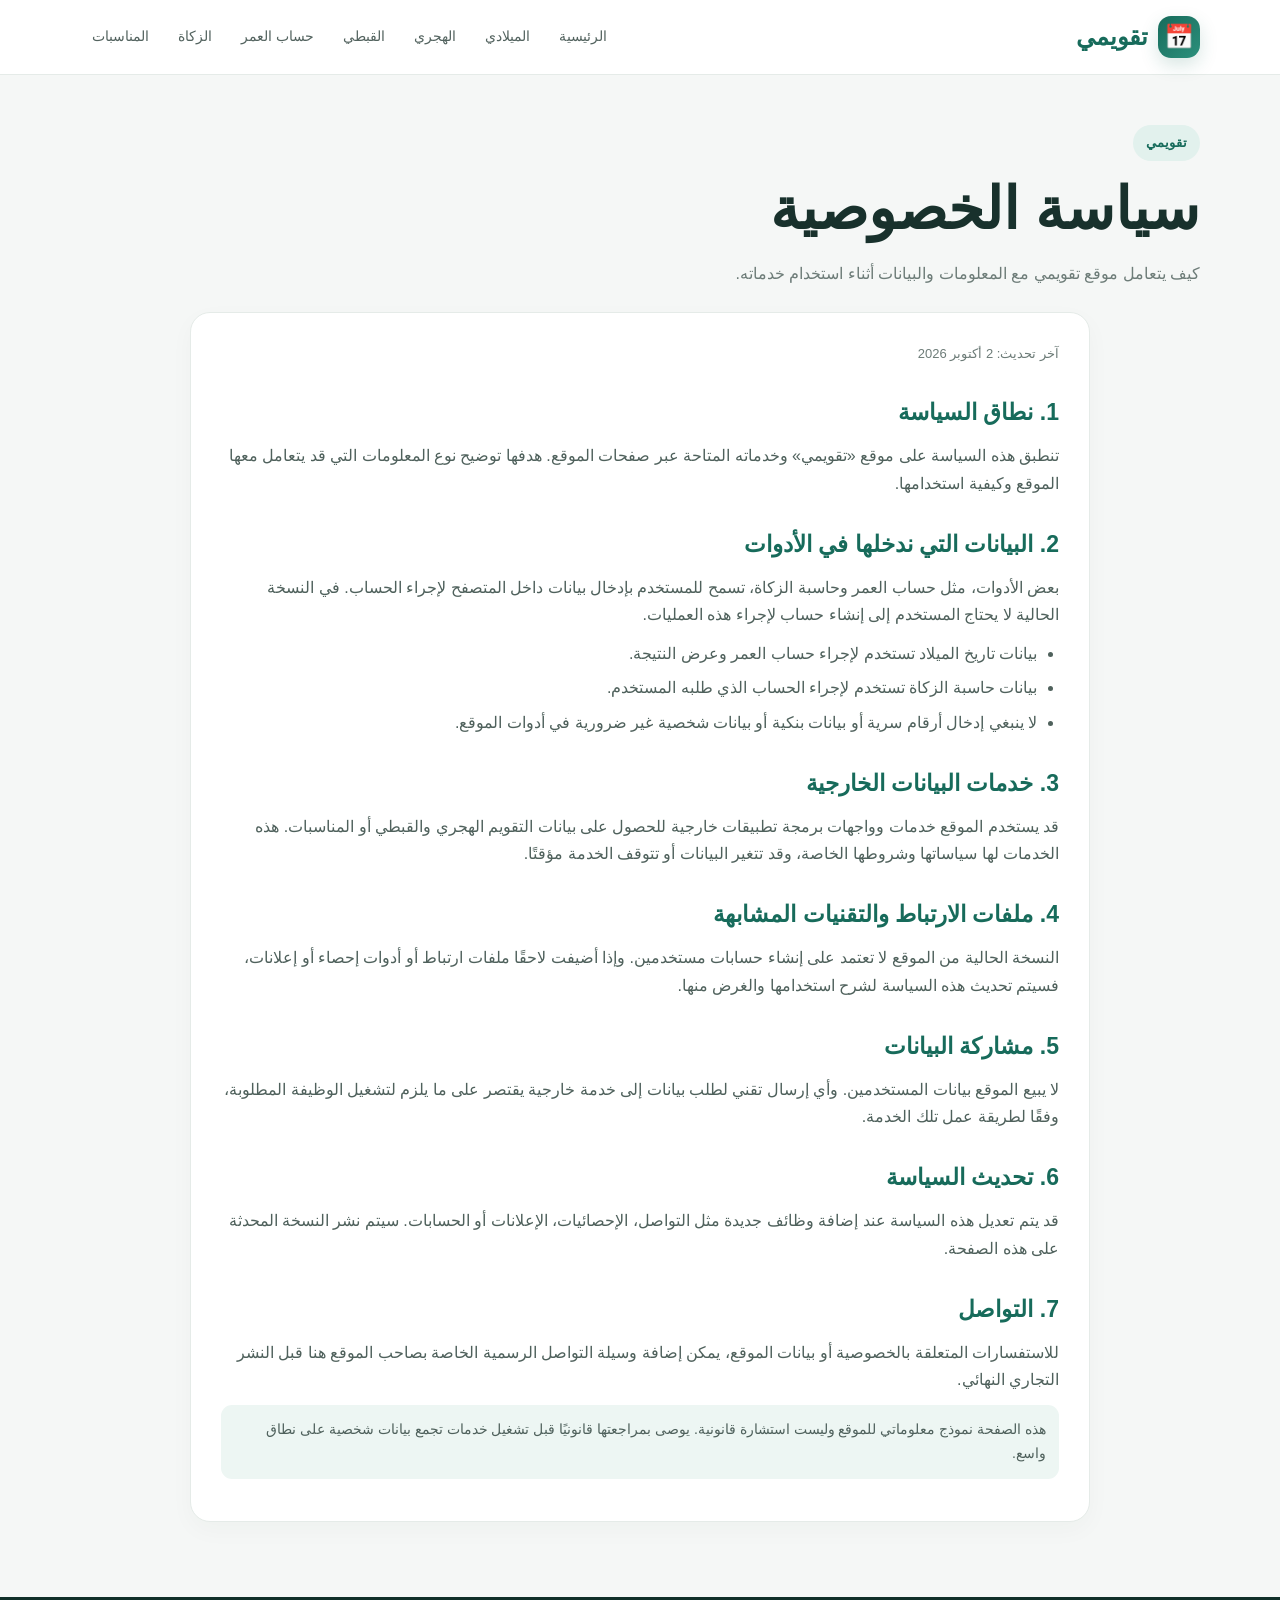
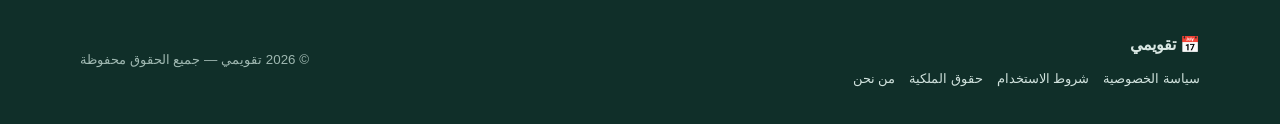
<file: privacy.html>
<!doctype html><html lang="ar" dir="rtl"><head><meta charset="utf-8"><meta name="viewport" content="width=device-width,initial-scale=1"><meta name="description" content="كيف يتعامل موقع تقويمي مع المعلومات والبيانات أثناء استخدام خدماته."><title>سياسة الخصوصية | تقويمي</title><link rel="stylesheet" href="style.css"></head><body><header><div class="container nav"><a class="logo" href="index.html"><span class="logo-icon">📅</span>تقويمي</a><nav><a href="index.html">الرئيسية</a><a href="calendar.html">الميلادي</a><a href="hijri.html">الهجري</a><a href="coptic.html">القبطي</a><a href="age.html">حساب العمر</a><a href="zakat.html">الزكاة</a><a href="occasions.html">المناسبات</a></nav></div></header><main class="page-shell"><div class="container"><section class="page-head"><span class="badge">تقويمي</span><h1>سياسة الخصوصية</h1><p>كيف يتعامل موقع تقويمي مع المعلومات والبيانات أثناء استخدام خدماته.</p></section><article class="legal-card"><div class="legal-date">آخر تحديث: 2 أكتوبر 2026</div>
<h2>1. نطاق السياسة</h2>
<p>تنطبق هذه السياسة على موقع «تقويمي» وخدماته المتاحة عبر صفحات الموقع. هدفها توضيح نوع المعلومات التي قد يتعامل معها الموقع وكيفية استخدامها.</p>
<h2>2. البيانات التي ندخلها في الأدوات</h2>
<p>بعض الأدوات، مثل حساب العمر وحاسبة الزكاة، تسمح للمستخدم بإدخال بيانات داخل المتصفح لإجراء الحساب. في النسخة الحالية لا يحتاج المستخدم إلى إنشاء حساب لإجراء هذه العمليات.</p>
<ul><li>بيانات تاريخ الميلاد تستخدم لإجراء حساب العمر وعرض النتيجة.</li><li>بيانات حاسبة الزكاة تستخدم لإجراء الحساب الذي طلبه المستخدم.</li><li>لا ينبغي إدخال أرقام سرية أو بيانات بنكية أو بيانات شخصية غير ضرورية في أدوات الموقع.</li></ul>
<h2>3. خدمات البيانات الخارجية</h2>
<p>قد يستخدم الموقع خدمات وواجهات برمجة تطبيقات خارجية للحصول على بيانات التقويم الهجري والقبطي أو المناسبات. هذه الخدمات لها سياساتها وشروطها الخاصة، وقد تتغير البيانات أو تتوقف الخدمة مؤقتًا.</p>
<h2>4. ملفات الارتباط والتقنيات المشابهة</h2>
<p>النسخة الحالية من الموقع لا تعتمد على إنشاء حسابات مستخدمين. وإذا أضيفت لاحقًا ملفات ارتباط أو أدوات إحصاء أو إعلانات، فسيتم تحديث هذه السياسة لشرح استخدامها والغرض منها.</p>
<h2>5. مشاركة البيانات</h2>
<p>لا يبيع الموقع بيانات المستخدمين. وأي إرسال تقني لطلب بيانات إلى خدمة خارجية يقتصر على ما يلزم لتشغيل الوظيفة المطلوبة، وفقًا لطريقة عمل تلك الخدمة.</p>
<h2>6. تحديث السياسة</h2>
<p>قد يتم تعديل هذه السياسة عند إضافة وظائف جديدة مثل التواصل، الإحصائيات، الإعلانات أو الحسابات. سيتم نشر النسخة المحدثة على هذه الصفحة.</p>
<h2>7. التواصل</h2>
<p>للاستفسارات المتعلقة بالخصوصية أو بيانات الموقع، يمكن إضافة وسيلة التواصل الرسمية الخاصة بصاحب الموقع هنا قبل النشر التجاري النهائي.</p>
<p class="notice">هذه الصفحة نموذج معلوماتي للموقع وليست استشارة قانونية. يوصى بمراجعتها قانونيًا قبل تشغيل خدمات تجمع بيانات شخصية على نطاق واسع.</p></article></div></main><footer><div class="container footer"><div><strong>📅 تقويمي</strong><div class="footer-links"><a href="privacy.html">سياسة الخصوصية</a><a href="terms.html">شروط الاستخدام</a><a href="copyright.html">حقوق الملكية</a><a href="about.html">من نحن</a></div></div><small>© 2026 تقويمي — جميع الحقوق محفوظة</small></div></footer></body></html>
</file>
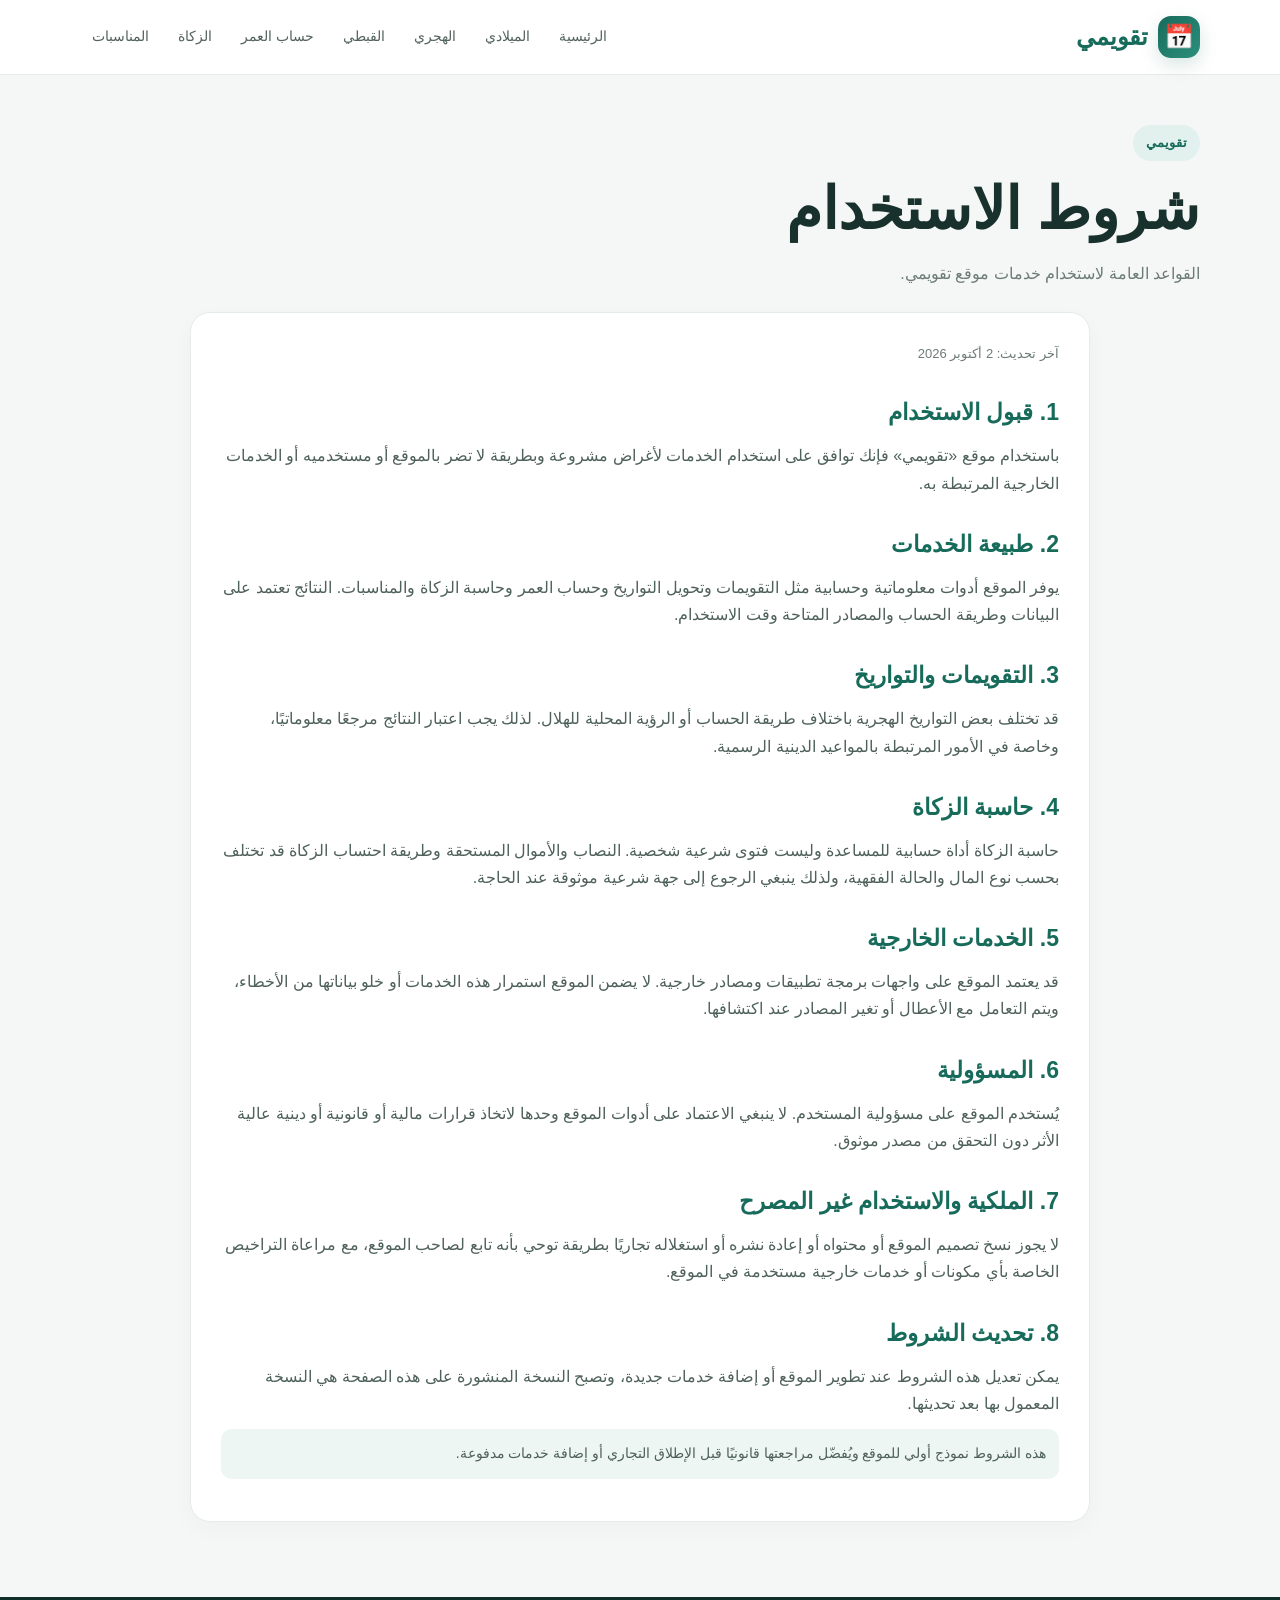
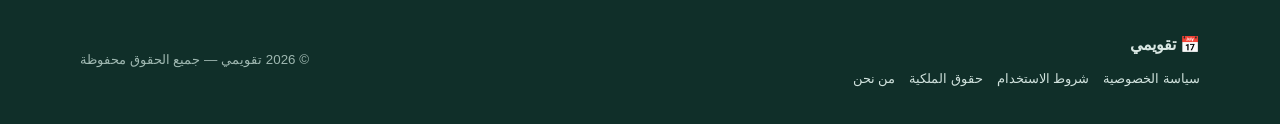
<file: terms.html>
<!doctype html><html lang="ar" dir="rtl"><head><meta charset="utf-8"><meta name="viewport" content="width=device-width,initial-scale=1"><meta name="description" content="القواعد العامة لاستخدام خدمات موقع تقويمي."><title>شروط الاستخدام | تقويمي</title><link rel="stylesheet" href="style.css"></head><body><header><div class="container nav"><a class="logo" href="index.html"><span class="logo-icon">📅</span>تقويمي</a><nav><a href="index.html">الرئيسية</a><a href="calendar.html">الميلادي</a><a href="hijri.html">الهجري</a><a href="coptic.html">القبطي</a><a href="age.html">حساب العمر</a><a href="zakat.html">الزكاة</a><a href="occasions.html">المناسبات</a></nav></div></header><main class="page-shell"><div class="container"><section class="page-head"><span class="badge">تقويمي</span><h1>شروط الاستخدام</h1><p>القواعد العامة لاستخدام خدمات موقع تقويمي.</p></section><article class="legal-card"><div class="legal-date">آخر تحديث: 2 أكتوبر 2026</div>
<h2>1. قبول الاستخدام</h2>
<p>باستخدام موقع «تقويمي» فإنك توافق على استخدام الخدمات لأغراض مشروعة وبطريقة لا تضر بالموقع أو مستخدميه أو الخدمات الخارجية المرتبطة به.</p>
<h2>2. طبيعة الخدمات</h2>
<p>يوفر الموقع أدوات معلوماتية وحسابية مثل التقويمات وتحويل التواريخ وحساب العمر وحاسبة الزكاة والمناسبات. النتائج تعتمد على البيانات وطريقة الحساب والمصادر المتاحة وقت الاستخدام.</p>
<h2>3. التقويمات والتواريخ</h2>
<p>قد تختلف بعض التواريخ الهجرية باختلاف طريقة الحساب أو الرؤية المحلية للهلال. لذلك يجب اعتبار النتائج مرجعًا معلوماتيًا، وخاصة في الأمور المرتبطة بالمواعيد الدينية الرسمية.</p>
<h2>4. حاسبة الزكاة</h2>
<p>حاسبة الزكاة أداة حسابية للمساعدة وليست فتوى شرعية شخصية. النصاب والأموال المستحقة وطريقة احتساب الزكاة قد تختلف بحسب نوع المال والحالة الفقهية، ولذلك ينبغي الرجوع إلى جهة شرعية موثوقة عند الحاجة.</p>
<h2>5. الخدمات الخارجية</h2>
<p>قد يعتمد الموقع على واجهات برمجة تطبيقات ومصادر خارجية. لا يضمن الموقع استمرار هذه الخدمات أو خلو بياناتها من الأخطاء، ويتم التعامل مع الأعطال أو تغير المصادر عند اكتشافها.</p>
<h2>6. المسؤولية</h2>
<p>يُستخدم الموقع على مسؤولية المستخدم. لا ينبغي الاعتماد على أدوات الموقع وحدها لاتخاذ قرارات مالية أو قانونية أو دينية عالية الأثر دون التحقق من مصدر موثوق.</p>
<h2>7. الملكية والاستخدام غير المصرح</h2>
<p>لا يجوز نسخ تصميم الموقع أو محتواه أو إعادة نشره أو استغلاله تجاريًا بطريقة توحي بأنه تابع لصاحب الموقع، مع مراعاة التراخيص الخاصة بأي مكونات أو خدمات خارجية مستخدمة في الموقع.</p>
<h2>8. تحديث الشروط</h2>
<p>يمكن تعديل هذه الشروط عند تطوير الموقع أو إضافة خدمات جديدة، وتصبح النسخة المنشورة على هذه الصفحة هي النسخة المعمول بها بعد تحديثها.</p>
<p class="notice">هذه الشروط نموذج أولي للموقع ويُفضّل مراجعتها قانونيًا قبل الإطلاق التجاري أو إضافة خدمات مدفوعة.</p></article></div></main><footer><div class="container footer"><div><strong>📅 تقويمي</strong><div class="footer-links"><a href="privacy.html">سياسة الخصوصية</a><a href="terms.html">شروط الاستخدام</a><a href="copyright.html">حقوق الملكية</a><a href="about.html">من نحن</a></div></div><small>© 2026 تقويمي — جميع الحقوق محفوظة</small></div></footer></body></html>
</file>
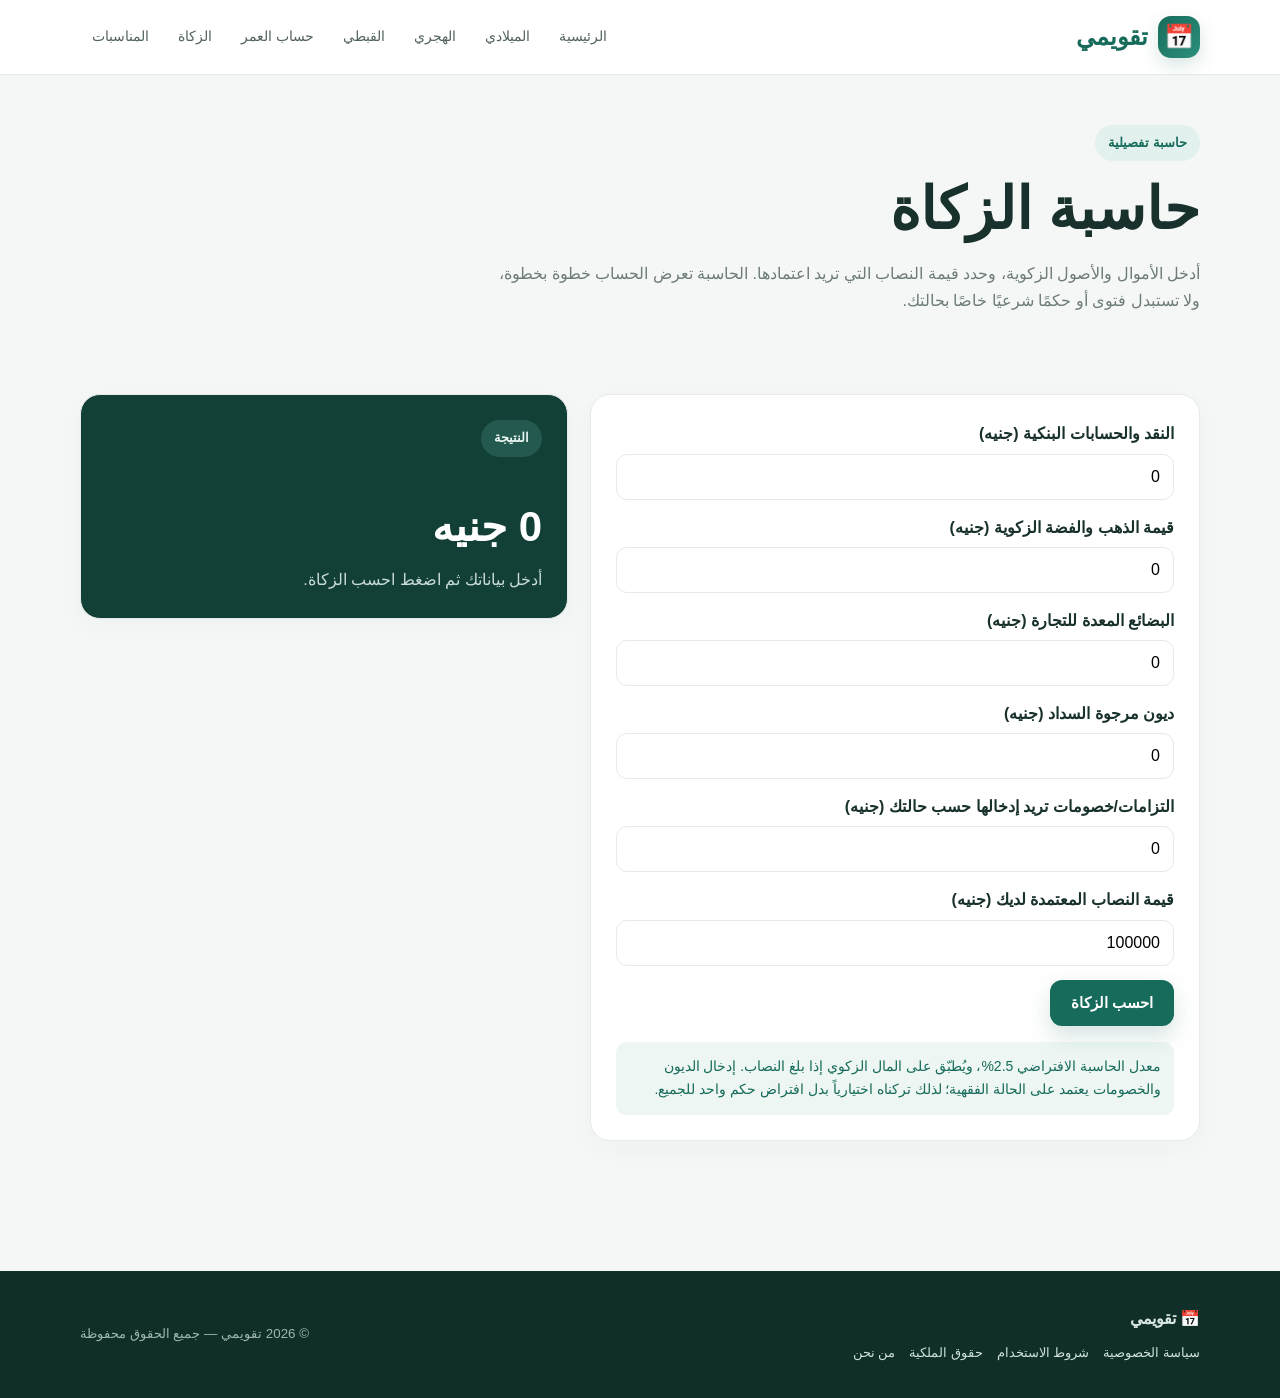
<file: zakat.html>
<!doctype html><html lang="ar" dir="rtl"><head><meta charset="utf-8"><meta name="viewport" content="width=device-width,initial-scale=1"><meta name="description" content="تقويمي - أدوات التاريخ والتقويم والزكاة وحساب العمر والمناسبات"><title>حاسبة الزكاة | تقويمي</title><link rel="stylesheet" href="style.css"></head><body><header><div class="container nav"><a class="logo" href="index.html"><span class="logo-icon">📅</span>تقويمي</a><nav><a href="index.html">الرئيسية</a><a href="calendar.html">الميلادي</a><a href="hijri.html">الهجري</a><a href="coptic.html">القبطي</a><a href="age.html">حساب العمر</a><a href="zakat.html">الزكاة</a><a href="occasions.html">المناسبات</a></nav></div></header><main class="page-shell"><section class="page-head"><div class="container"><span class="badge">حاسبة تفصيلية</span><h1>حاسبة الزكاة</h1><p>أدخل الأموال والأصول الزكوية، وحدد قيمة النصاب التي تريد اعتمادها. الحاسبة تعرض الحساب خطوة بخطوة، ولا تستبدل فتوى أو حكمًا شرعيًا خاصًا بحالتك.</p></div></section><section><div class="container calc-wrap"><div class="form-card"><form id="zform"><div class="field"><label>النقد والحسابات البنكية (جنيه)</label><input id="cash" type="number" min="0" step="0.01" value="0"></div><div class="field"><label>قيمة الذهب والفضة الزكوية (جنيه)</label><input id="metals" type="number" min="0" step="0.01" value="0"></div><div class="field"><label>البضائع المعدة للتجارة (جنيه)</label><input id="trade" type="number" min="0" step="0.01" value="0"></div><div class="field"><label>ديون مرجوة السداد (جنيه)</label><input id="debts" type="number" min="0" step="0.01" value="0"></div><div class="field"><label>التزامات/خصومات تريد إدخالها حسب حالتك (جنيه)</label><input id="deduct" type="number" min="0" step="0.01" value="0"></div><div class="field"><label>قيمة النصاب المعتمدة لديك (جنيه)</label><input id="nisab" type="number" min="0" step="0.01" value="100000"></div><button class="btn btn-primary">احسب الزكاة</button></form><div class="notice">معدل الحاسبة الافتراضي 2.5%، ويُطبّق على المال الزكوي إذا بلغ النصاب. إدخال الديون والخصومات يعتمد على الحالة الفقهية؛ لذلك تركناه اختيارياً بدل افتراض حكم واحد للجميع.</div></div><div class="result-card"><span class="badge" style="background:#24594f;color:#e9f5f1">النتيجة</span><div class="total" id="ztotal">0 جنيه</div><p id="zstatus">أدخل بياناتك ثم اضغط احسب الزكاة.</p><div id="breakdown"></div></div></div></section></main><footer><div class="container footer"><div><strong>📅 تقويمي</strong><div class="footer-links"><a href="privacy.html">سياسة الخصوصية</a><a href="terms.html">شروط الاستخدام</a><a href="copyright.html">حقوق الملكية</a><a href="about.html">من نحن</a></div></div><small>© 2026 تقويمي — جميع الحقوق محفوظة</small></div></footer><script>function num(id){return Math.max(0,Number(document.getElementById(id).value)||0)}document.getElementById('zform').onsubmit=e=>{e.preventDefault();const cash=num('cash'),metals=num('metals'),trade=num('trade'),debts=num('debts'),deduct=num('deduct'),nisab=num('nisab');const gross=cash+metals+trade+debts;const zakable=Math.max(0,gross-deduct);const due=zakable>=nisab?zakable*.025:0;document.getElementById('ztotal').textContent=due.toLocaleString('ar-EG',{maximumFractionDigits:2})+' جنيه';document.getElementById('zstatus').textContent=zakable>=nisab?'بلغ المال النصاب وفق القيمة التي أدخلتها.':'لم يبلغ المال النصاب وفق القيمة التي أدخلتها.';document.getElementById('breakdown').innerHTML='<div class="line-result"><span>إجمالي الأصول المدخلة</span><strong>'+gross.toLocaleString('ar-EG')+' ج</strong></div><div class="line-result"><span>بعد الخصومات المدخلة</span><strong>'+zakable.toLocaleString('ar-EG')+' ج</strong></div><div class="line-result"><span>النصاب</span><strong>'+nisab.toLocaleString('ar-EG')+' ج</strong></div><div class="line-result"><span>النسبة</span><strong>2.5%</strong></div>';};</script></body></html>
</file>
<file: style.css>
*{box-sizing:border-box;margin:0;padding:0}:root{--p:#176b5b;--p2:#0f4f43;--gold:#d9a441;--bg:#f5f7f6;--card:#fff;--text:#18312c;--muted:#6d7c78;--border:#e5ebe8}body{font-family:Segoe UI,Tahoma,Arial,sans-serif;background:var(--bg);color:var(--text);line-height:1.7}a{text-decoration:none;color:inherit}.container{width:min(1120px,92%);margin:auto}header{background:#fffffff5;border-bottom:1px solid var(--border);position:sticky;top:0;z-index:10;backdrop-filter:blur(10px)}.nav{min-height:74px;display:flex;align-items:center;justify-content:space-between;gap:18px}.logo{display:flex;align-items:center;gap:10px;font-size:24px;font-weight:800;color:var(--p)}.logo-icon{width:42px;height:42px;border-radius:13px;background:linear-gradient(135deg,var(--p),#2c907c);color:#fff;display:grid;place-items:center;box-shadow:0 7px 18px #176b5b2b}nav{display:flex;gap:5px;flex-wrap:wrap;justify-content:flex-end}nav a{padding:9px 12px;border-radius:10px;color:#53635f;font-size:14px}nav a:hover,nav a.active{background:#eaf4f1;color:var(--p)}main{min-height:70vh}.hero{padding:68px 0 50px;background:radial-gradient(circle at 10% 20%,#d9eee8 0,transparent 34%),linear-gradient(135deg,#f8fbfa,#eef5f2)}.hero-grid{display:grid;grid-template-columns:1.15fr .85fr;gap:42px;align-items:center}.badge{display:inline-flex;padding:7px 13px;border-radius:999px;background:#e2f1ed;color:var(--p);font-size:13px;font-weight:700;margin-bottom:16px}h1{font-size:clamp(36px,5vw,58px);line-height:1.12;margin-bottom:18px}h2{font-size:32px;margin-bottom:8px}.lead{font-size:18px;color:var(--muted);max-width:680px;margin-bottom:25px}.btn{display:inline-flex;align-items:center;justify-content:center;padding:13px 20px;border-radius:12px;font-weight:700;border:1px solid transparent;cursor:pointer;font-size:15px}.btn-primary{background:var(--p);color:#fff;box-shadow:0 10px 22px #176b5b2e}.btn-primary:hover{background:var(--p2)}.btn-light{background:#fff;border-color:var(--border);margin-right:7px}.panel{background:#fff;border:1px solid var(--border);border-radius:22px;padding:28px;box-shadow:0 15px 45px #18312c10}.date-big{font-size:40px;font-weight:800;color:var(--p);margin:12px 0}.stats{display:grid;grid-template-columns:repeat(3,1fr);gap:10px;margin-top:22px}.stat{background:#f5f8f7;border-radius:14px;padding:13px;text-align:center}.stat b{display:block;color:var(--p);font-size:18px}.stat span{font-size:12px;color:var(--muted)}section{padding:55px 0}.section-title{text-align:center;margin-bottom:30px}.section-title p,.muted{color:var(--muted)}.cards{display:grid;grid-template-columns:repeat(4,1fr);gap:17px}.card{background:var(--card);border:1px solid var(--border);border-radius:18px;padding:22px;box-shadow:0 8px 25px #18312c08;transition:.2s}.card:hover{transform:translateY(-4px)}.icon{width:46px;height:46px;border-radius:13px;background:#e8f3f0;color:var(--p);display:grid;place-items:center;font-size:22px;margin-bottom:14px}.card h3{font-size:18px;margin-bottom:7px}.card p{font-size:14px;color:var(--muted);margin-bottom:15px}.link{color:var(--p);font-weight:800}.page-head{padding:50px 0 25px}.page-head p{color:var(--muted);max-width:720px}.calc-wrap{display:grid;grid-template-columns:1fr .8fr;gap:22px;align-items:start}.form-card,.result-card{background:#fff;border:1px solid var(--border);border-radius:20px;padding:25px;box-shadow:0 8px 25px #18312c08}.result-card{background:#123f36;color:#fff;position:sticky;top:95px}.result-card p{color:#c9ddd8}.field{margin-bottom:14px}.field label{display:block;font-weight:700;margin-bottom:6px}.field small{display:block;color:var(--muted);font-weight:400}.field input,.field select{width:100%;padding:13px;border:1px solid var(--border);border-radius:11px;font-size:16px;outline:none;background:#fff}.field input:focus,.field select:focus{border-color:var(--p)}.grid2{display:grid;grid-template-columns:1fr 1fr;gap:14px}.total{font-size:42px;font-weight:900;margin:18px 0 4px}.result-note{font-size:13px}.notice{margin-top:16px;padding:13px;border-radius:11px;background:#edf6f3;color:var(--p);font-size:14px}.table{width:100%;border-collapse:collapse;margin-top:20px;background:#fff;border:1px solid var(--border);border-radius:15px;overflow:hidden}.table th,.table td{padding:13px;border-bottom:1px solid var(--border);text-align:right}.table th{background:#f1f6f4}.back{display:inline-block;color:var(--p);font-weight:700;margin-top:18px}footer{background:#102f29;color:#d9e7e3;padding:34px 0;margin-top:20px}.footer{display:flex;justify-content:space-between;gap:20px;align-items:center}.footer small{color:#9fb8b1}@media(max-width:850px){.hero-grid,.calc-wrap{grid-template-columns:1fr}.cards{grid-template-columns:repeat(2,1fr)}.result-card{position:static}nav{display:none}}@media(max-width:520px){.cards{grid-template-columns:1fr}.grid2{grid-template-columns:1fr}.footer{flex-direction:column;text-align:center}h1{font-size:40px}.hero{padding-top:45px}}

.page-shell{padding-bottom:55px}.api-status{display:inline-flex;align-items:center;gap:7px;font-size:12px;padding:6px 10px;border-radius:999px;background:#edf6f3;color:var(--p);margin-top:10px}.api-status.offline{background:#fff4e6;color:#9a6500}.month-bar{display:flex;align-items:center;justify-content:space-between;gap:12px;margin-bottom:16px}.month-title{font-size:24px;font-weight:800}.icon-btn{border:1px solid var(--border);background:#fff;border-radius:10px;padding:10px 14px;cursor:pointer;font-weight:700}.calendar-grid{display:grid;grid-template-columns:repeat(7,1fr);gap:7px}.weekday{padding:9px;text-align:center;color:var(--muted);font-weight:800;font-size:13px}.day-cell{min-height:92px;background:#fff;border:1px solid var(--border);border-radius:12px;padding:9px}.day-cell.empty{background:transparent;border:0}.day-num{font-weight:900;color:var(--p)}.hijri-small{font-size:12px;color:var(--muted);margin-top:3px}.today-cell{outline:2px solid var(--p)}.zakat-section{border-top:1px solid var(--border);padding-top:20px;margin-top:20px}.line-result{display:flex;justify-content:space-between;gap:15px;padding:11px 0;border-bottom:1px dashed #dbe4e0}.line-result:last-child{border-bottom:0}.big-green{color:var(--p);font-size:30px;font-weight:900}.pill-row{display:flex;flex-wrap:wrap;gap:8px;margin:14px 0}.pill{background:#eef5f2;color:var(--p);border:1px solid #dbe9e5;border-radius:999px;padding:7px 11px;font-size:13px}.loading{padding:20px;text-align:center;color:var(--muted)}@media(max-width:520px){.calendar-grid{gap:4px}.day-cell{min-height:72px;padding:6px}.weekday{padding:5px 2px}.day-num{font-size:13px}.hijri-small{font-size:10px}}
.legal-card{max-width:900px;margin:0 auto;background:#fff;border:1px solid var(--border);border-radius:20px;padding:30px;box-shadow:0 8px 25px #18312c08}.legal-card h2{font-size:23px;margin:28px 0 10px;color:var(--p)}.legal-card h2:first-child{margin-top:0}.legal-card p{color:#4f615c;margin:0 0 12px}.legal-card ul{padding-right:22px;color:#4f615c;margin-bottom:14px}.legal-card li{margin:7px 0}.legal-date{font-size:13px;color:var(--muted);margin-bottom:22px}.footer-links{display:flex;gap:14px;flex-wrap:wrap;margin-top:10px}.footer-links a{color:#cfe1dc;font-size:13px}.footer-links a:hover{color:#fff;text-decoration:underline}
</file>
